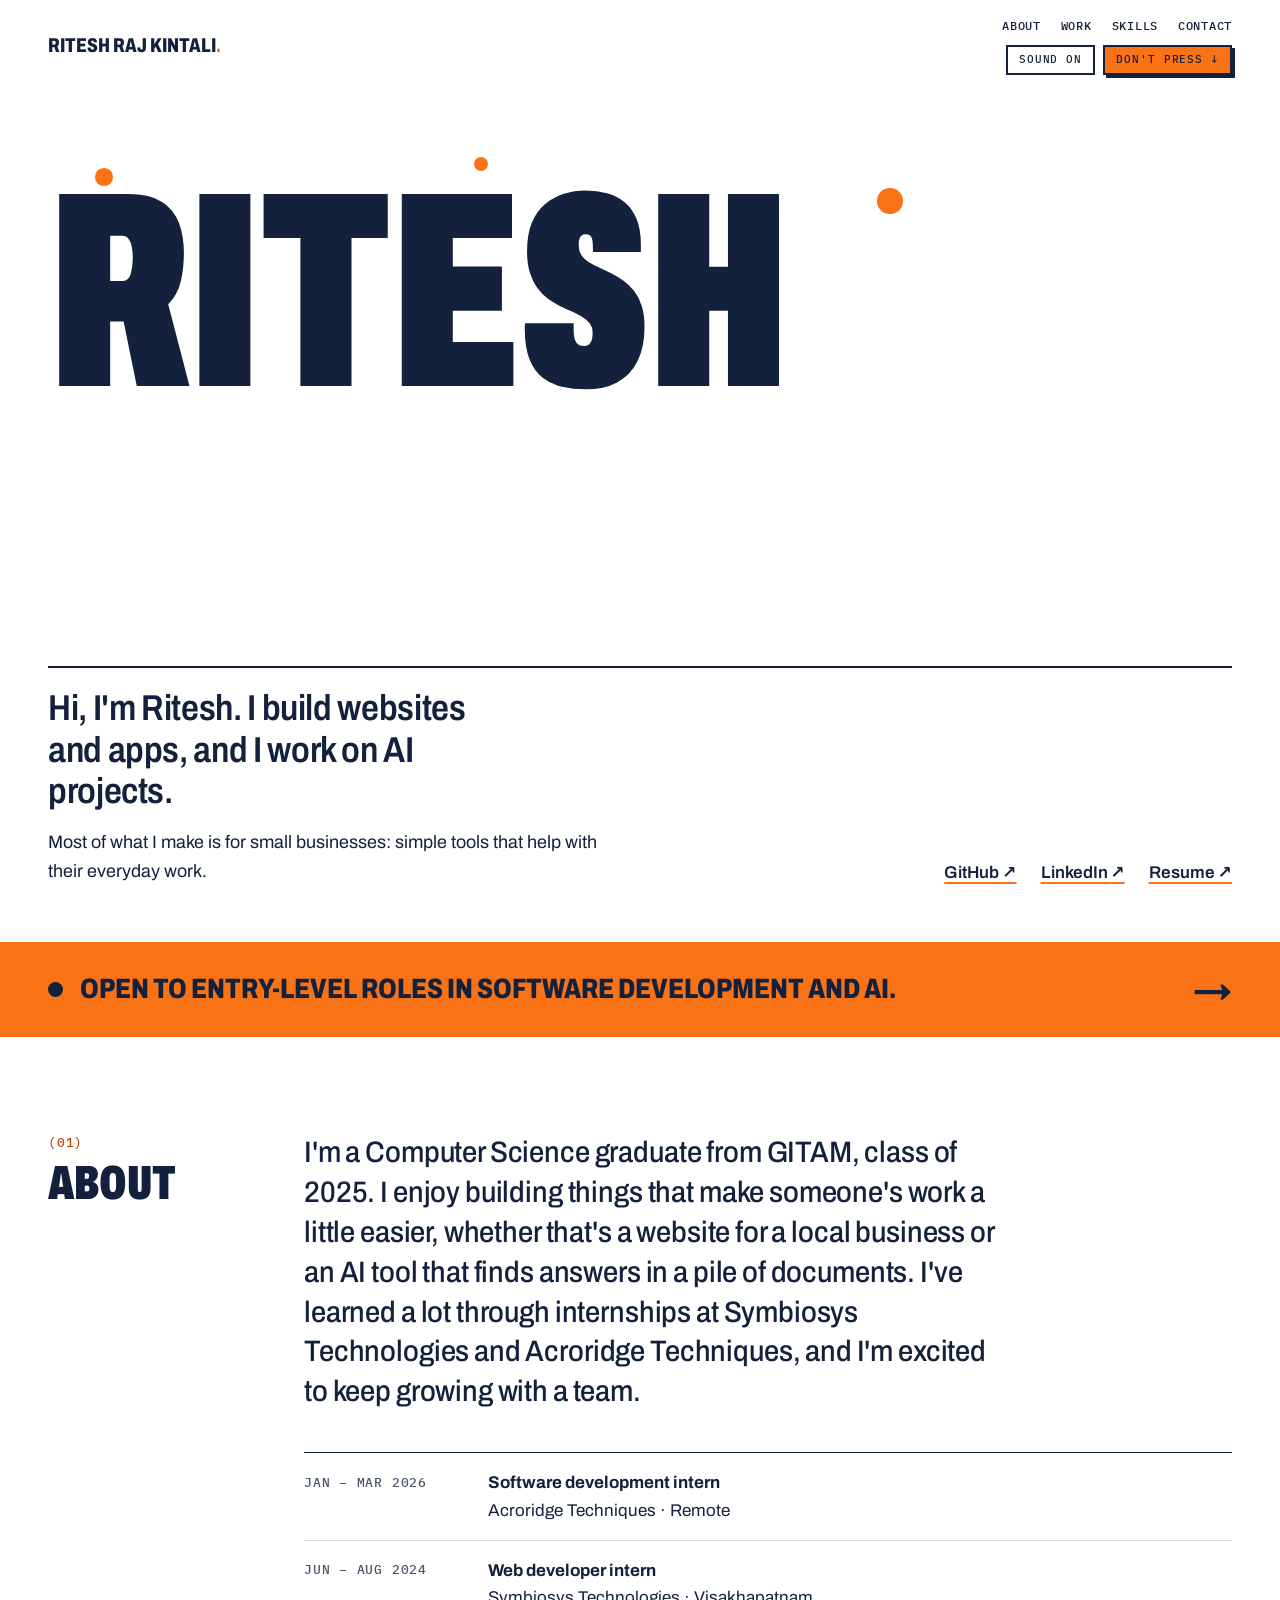
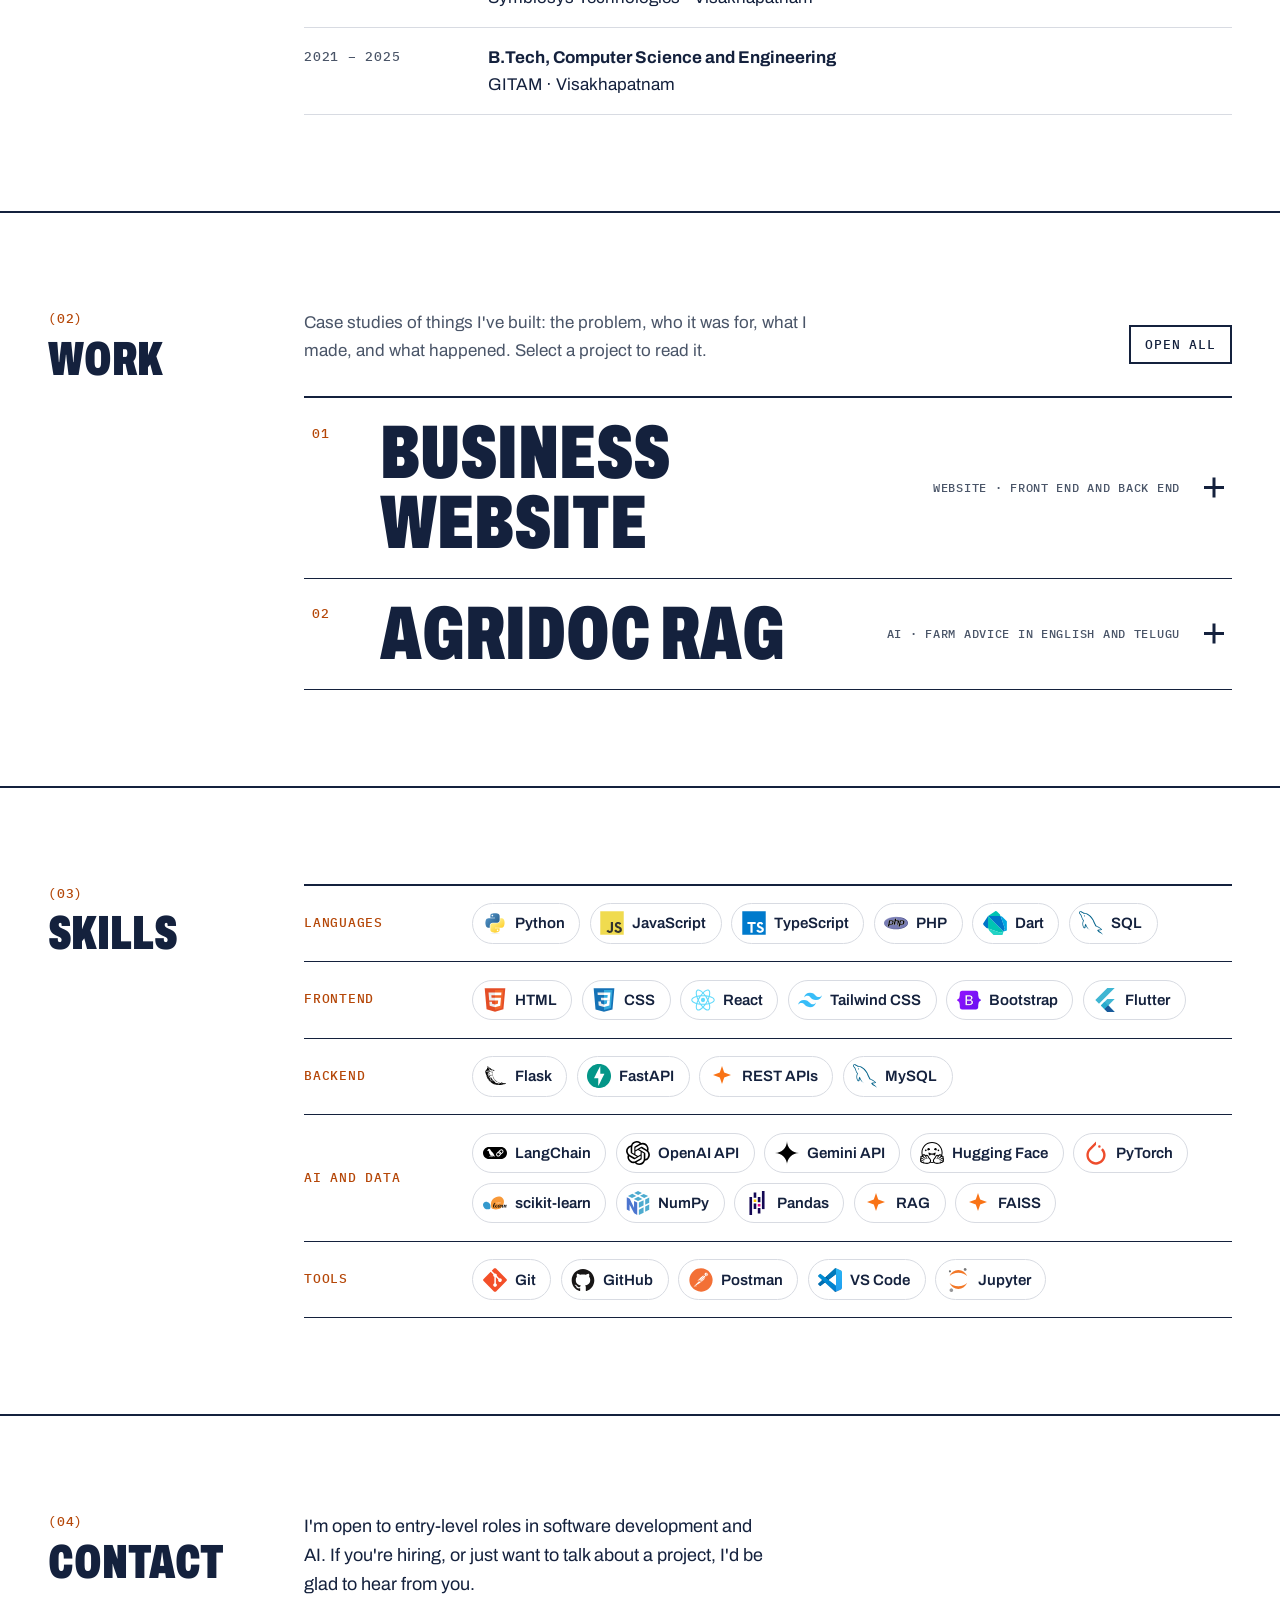
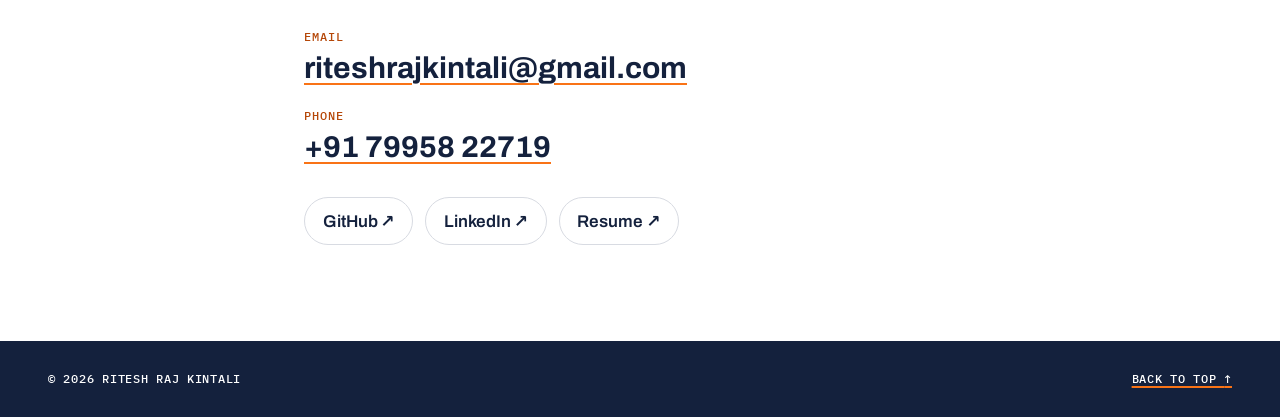
<file: index.html>
<!doctype html>
<html lang="en">
<head>
  <meta charset="utf-8">
  <meta name="viewport" content="width=device-width, initial-scale=1">
  <title>Ritesh Raj Kintali, AI engineer and developer</title>
  <meta name="description" content="Ritesh Raj Kintali is an AI engineer and web and app developer building practical tools for small businesses, including RAG projects. Open to entry-level roles in software development and AI.">
  <link rel="canonical" href="https://riteshrajkintali.vercel.app/">
  <meta property="og:type" content="website">
  <meta property="og:url" content="https://riteshrajkintali.vercel.app/">
  <meta property="og:title" content="Ritesh Raj Kintali, AI engineer and developer">
  <meta property="og:description" content="I build websites, apps and AI tools. Open to entry-level roles in software development and AI.">
  <meta property="og:image" content="https://riteshrajkintali.vercel.app/images/og-image.jpg">
  <meta property="og:image:width" content="1200">
  <meta property="og:image:height" content="630">
  <meta property="og:image:alt" content="Ritesh Raj Kintali's portfolio: his name in large letters with an illustrated character leaning on it.">
  <meta name="twitter:card" content="summary_large_image">
  <link rel="icon" href="data:image/svg+xml,%3Csvg xmlns='http://www.w3.org/2000/svg' viewBox='0 0 32 32'%3E%3Crect width='32' height='32' fill='%2314213D'/%3E%3Ctext x='6' y='25' font-family='Arial Narrow,Arial,sans-serif' font-size='24' font-weight='900' fill='%23fff'%3ER%3C/text%3E%3Ccircle cx='25' cy='22' r='3.5' fill='%23F97316'/%3E%3C/svg%3E">
  <link rel="preconnect" href="https://fonts.googleapis.com">
  <link rel="preconnect" href="https://fonts.gstatic.com" crossorigin>
  <link href="https://fonts.googleapis.com/css2?family=Archivo:wdth,wght@62..125,400..900&family=IBM+Plex+Mono:wght@400;500&display=swap" rel="stylesheet">
  <link rel="stylesheet" href="styles.css?v=14">
  <script>document.documentElement.classList.add('js');</script>
  <script src="transition.js?v=14" defer></script>
  <script src="sounds.js?v=14" defer></script>
  <script src="script.js?v=14" defer></script>
</head>
<body>
  <a class="skip-link" href="#main">Skip to content</a>

  <header class="site-header">
    <div class="wrap header-inner">
      <a class="wordmark" href="#top">Ritesh Raj Kintali<span aria-hidden="true">.</span></a>
      <div class="header-nav">
        <nav aria-label="Primary">
          <ul class="nav-list">
            <li><a href="#about">About</a></li>
            <li><a href="#work">Work</a></li>
            <li><a href="#skills">Skills</a></li>
            <li><a href="#contact">Contact</a></li>
          </ul>
        </nav>
        <!-- Breaks everything on screen into pieces that fall to the floor, drops the
             character on top, then rebuilds the page (script.js) -->
        <div class="header-actions">
          <!-- Turns the character's sound effects on or off (sounds.js) -->
          <button class="sound-btn" type="button" aria-pressed="true">Sound <span class="sound-state" aria-hidden="true">on</span></button>
          <button class="break-btn" type="button">Don't press <span aria-hidden="true">↓</span></button>
        </div>
        <p class="break-status sr-only" aria-live="polite"></p>
      </div>
    </div>
  </header>

  <main id="main">

    <!-- Hero -->
    <section class="hero" id="top" aria-labelledby="hero-name">
      <div class="wrap">
        <div class="hero-stage">
          <!--
            The character, drawn from Ritesh's illustration. While he moonwalks in he sits behind
            the name (passing behind "RITESH"); once he stops he comes in front of it and leans on
            the "H": left arm across its top, hand draping down its front, legs crossed.
            In the viewBox, y=360 is the baseline, x=60 is the right edge of the "H" and y=110 is
            its top (script.js lines these up with the real letter).
          -->
          <svg class="char char-back" viewBox="-20 -25 220 395" aria-hidden="true" focusable="false">
            <ellipse class="h-lean" cx="132" cy="363" rx="64" ry="5" fill="#14213d" opacity="0.14"/>
            <g class="h-walk h-leg h-leg-l"><path d="M100 214 L100 340" stroke="#1e2b4d" stroke-width="30" stroke-linecap="round" fill="none"/><g transform="rotate(0 98 352)"><path d="M78 354 Q78 343 90 343 L104 343 Q118 345 119 354 L119 359 L78 359 Z" fill="#ffffff" stroke="#c9ced8" stroke-width="2.5" stroke-linejoin="round"/><path d="M78 355 L119 355 M92 347 L102 347" stroke="#c9ced8" stroke-width="2.5" stroke-linecap="round"/></g></g>
            <g class="h-walk h-leg h-leg-r"><path d="M134 214 L136 340" stroke="#1e2b4d" stroke-width="30" stroke-linecap="round" fill="none"/><g transform="rotate(0 140 352)"><path d="M120 354 Q120 343 132 343 L146 343 Q160 345 161 354 L161 359 L120 359 Z" fill="#ffffff" stroke="#c9ced8" stroke-width="2.5" stroke-linejoin="round"/><path d="M120 355 L161 355 M134 347 L144 347" stroke="#c9ced8" stroke-width="2.5" stroke-linecap="round"/></g></g>
            <g class="h-lean"><path d="M134 214 Q130 280 120 338" stroke="#1e2b4d" stroke-width="30" stroke-linecap="round" fill="none"/><g transform="rotate(0 118 351)"><path d="M98 353 Q98 342 110 342 L124 342 Q138 344 139 353 L139 358 L98 358 Z" fill="#ffffff" stroke="#c9ced8" stroke-width="2.5" stroke-linejoin="round"/><path d="M98 354 L139 354 M112 346 L122 346" stroke="#c9ced8" stroke-width="2.5" stroke-linecap="round"/></g></g>
            <g class="h-lean"><path d="M98 214 Q112 276 150 324" stroke="#1e2b4d" stroke-width="30" stroke-linecap="round" fill="none"/><path d="M106 240 Q114 270 132 296" stroke="#14213d" stroke-width="2.5" stroke-linecap="round" fill="none" opacity="0.6"/><g transform="rotate(-28 158 340)"><path d="M138 342 Q138 331 150 331 L164 331 Q178 333 179 342 L179 347 L138 347 Z" fill="#ffffff" stroke="#c9ced8" stroke-width="2.5" stroke-linejoin="round"/><path d="M138 343 L179 343 M152 335 L162 335" stroke="#c9ced8" stroke-width="2.5" stroke-linecap="round"/></g></g>
            <rect x="90" y="82" width="20" height="30" fill="#de9466"/>
            <path d="M62 128 Q64 110 86 106 L130 106 Q152 110 156 130 L170 204 L64 210 Z" fill="#f97316"/>
            <path d="M64 202 L170 196 L172 214 L66 220 Z" fill="#ea6a0c"/>
            <path d="M92 210 L94 186 Q96 176 108 176 L138 174 Q150 174 152 184 L156 206" fill="none" stroke="#c2410c" stroke-width="3" stroke-linecap="round" stroke-linejoin="round"/>
            <path d="M150 140 L160 196" stroke="#ea6a0c" stroke-width="3" stroke-linecap="round" opacity="0.7"/>
            <path d="M82 108 Q100 134 124 106 Q114 98 102 98 Q90 98 82 108 Z" fill="#c2410c"/>
            <path d="M78 110 Q100 142 128 108" stroke="#ea6a0c" stroke-width="7" stroke-linecap="round" fill="none"/>
            <path d="M96 118 L95 150 M112 118 L114 150" stroke="#14213d" stroke-width="3" stroke-linecap="round"/>
            <g class="h-walk h-arm h-arm-l"><path d="M70 120 Q58 164 60 196" stroke="#f97316" stroke-width="26" stroke-linecap="round" stroke-linejoin="round" fill="none"/><circle cx="60" cy="196" r="13" fill="#ea6a0c"/><ellipse cx="60" cy="210" rx="10.5" ry="12" transform="rotate(0 60 210)" fill="#f1b48a"/></g>
            <g class="h-walk h-arm h-arm-r"><path d="M152 122 Q166 164 164 196" stroke="#f97316" stroke-width="26" stroke-linecap="round" stroke-linejoin="round" fill="none"/><circle cx="164" cy="196" r="13" fill="#ea6a0c"/><ellipse cx="164" cy="210" rx="10.5" ry="12" transform="rotate(0 164 210)" fill="#f1b48a"/></g>
            <g class="h-lean h-pocket"><path d="M150 122 Q178 150 170 172 L144 190" stroke="#f97316" stroke-width="26" stroke-linecap="round" stroke-linejoin="round" fill="none"/><circle cx="146" cy="189" r="12" fill="#ea6a0c"/></g>
            <g class="h-wave"><path d="M150 122 Q178 114 182 86" stroke="#f97316" stroke-width="26" stroke-linecap="round" stroke-linejoin="round" fill="none"/><circle cx="182" cy="86" r="13" fill="#ea6a0c"/><circle cx="184" cy="76" r="7.5" fill="#111827"/><ellipse cx="185" cy="62" rx="11" ry="14" transform="rotate(0 185 62)" fill="#f1b48a"/><path d="M176.5 54 L173.5 41 M182 50 L180.5 36 M188 50 L189 36 M193.5 54 L196.5 42" stroke="#f1b48a" stroke-width="4.5" stroke-linecap="round"/><path d="M175 68 L165 60" stroke="#f1b48a" stroke-width="5" stroke-linecap="round"/></g>
            <g class="h-lean h-drape"><path d="M74 118 Q40 100 4 102" stroke="#f97316" stroke-width="26" stroke-linecap="round" stroke-linejoin="round" fill="none"/><path d="M4 104 Q12 118 28 126" stroke="#f97316" stroke-width="22" stroke-linecap="round" stroke-linejoin="round" fill="none"/><circle cx="29" cy="126" r="11.5" fill="#ea6a0c"/><ellipse cx="36" cy="142" rx="10" ry="15" transform="rotate(-14 36 142)" fill="#f1b48a"/><path d="M29.5 150 L27.5 160 M34 152.5 L33 163.5 M38.5 153 L38.5 164 M43 150 L43.5 160" stroke="#f1b48a" stroke-width="3.6" stroke-linecap="round"/></g>
            <g class="hurt-only">
              <g transform="rotate(38 17 115)"><rect x="6" y="108" width="22" height="14" rx="3" fill="#ffffff" stroke="#c9ced8" stroke-width="1.5"/><path d="M12 108 L12 122 M19 108 L19 122" stroke="#e5e7eb" stroke-width="1.5"/></g>
              <g transform="rotate(30 126 284)"><rect x="114" y="280" width="24" height="8" rx="3" fill="#f3d2ab" stroke="#d7ae84" stroke-width="1"/><rect x="122" y="272" width="8" height="24" rx="3" fill="#f3d2ab" stroke="#d7ae84" stroke-width="1"/></g>
            </g>
            <g class="h-sad"><path d="M70 120 Q48 160 98 170" stroke="#f97316" stroke-width="24" stroke-linecap="round" stroke-linejoin="round" fill="none"/><path d="M152 122 Q174 160 124 170" stroke="#f97316" stroke-width="24" stroke-linecap="round" stroke-linejoin="round" fill="none"/><ellipse cx="105" cy="166" rx="11" ry="13" fill="#f1b48a"/><ellipse cx="117" cy="166" rx="11" ry="13" fill="#f1b48a"/><path d="M111 156 L111 177" stroke="#de9466" stroke-width="2" stroke-linecap="round"/></g>
            <g class="h-angry"><path d="M70 120 Q34 150 48 176 L78 200" stroke="#f97316" stroke-width="24" stroke-linecap="round" stroke-linejoin="round" fill="none"/><circle cx="82" cy="200" r="11" fill="#f1b48a"/><path d="M152 122 Q190 150 176 176 L146 200" stroke="#f97316" stroke-width="24" stroke-linecap="round" stroke-linejoin="round" fill="none"/><circle cx="142" cy="200" r="11" fill="#f1b48a"/><circle cx="172" cy="188" r="7" fill="#111827"/></g><g class="h-steam h-steam-l"><circle cx="30" cy="10" r="9" fill="#e5e7eb"/><circle cx="22" cy="0" r="7" fill="#e5e7eb"/><circle cx="34" cy="-6" r="6" fill="#e5e7eb"/></g><g class="h-steam h-steam-r"><circle cx="170" cy="10" r="9" fill="#e5e7eb"/><circle cx="178" cy="0" r="7" fill="#e5e7eb"/><circle cx="166" cy="-6" r="6" fill="#e5e7eb"/></g>
            <g class="char-head"><use class="calm-only" href="#rrk-head" x="23" y="-27" width="152" height="142.5"/><use class="angry-only" href="#rrk-head-angry" x="23" y="-27" width="152" height="142.5"/><use class="sad-only" href="#rrk-head-sad" x="23" y="-27" width="152" height="142.5"/><use class="hurt-only" href="#rrk-head-hurt" x="23" y="-27" width="152" height="142.5"/><g class="sad-only h-tears"><path class="h-tear" d="M85 50 Q83 66 86 82 Q88 90 84 96" stroke="#60a5fa" stroke-width="5" stroke-linecap="round" fill="none" opacity="0.85"/><path class="h-tear h-tear-r" d="M112 50 Q114 66 111 82 Q109 90 113 96" stroke="#60a5fa" stroke-width="5" stroke-linecap="round" fill="none" opacity="0.85"/><circle class="h-drop" cx="84" cy="98" r="4" fill="#60a5fa"/><circle class="h-drop h-drop-r" cx="113" cy="98" r="4" fill="#60a5fa"/></g></g>
          </svg>

          <!--
            Intro (script.js): the full name shows first, then the letters of "RAJ" and
            "KINTALI" fall away, "RITESH." grows to fill the width, and the character walks in.
            Without JavaScript the full name simply stays.
          -->
          <h1 class="hero-name" id="hero-name">
            <span class="sr-only">Ritesh Raj Kintali</span>
            <span class="hero-line hero-line-1" aria-hidden="true"><span class="hero-keep">Rites<span class="hero-h">h</span><span class="hero-dot hero-dot-final">.</span><span class="hero-baseline"></span></span><span class="hero-out hero-raj">Raj</span></span>
            <span class="hero-line hero-line-2 hero-out" aria-hidden="true">Kintali<span class="hero-dot">.</span></span>
          </h1>

          <div class="hero-dots" aria-hidden="true">
            <span style="--x: 4%;  --y: 4%;  --s: 1.1rem"></span>
            <span style="--x: 22%; --y: 44%; --s: 0.7rem"></span>
            <span style="--x: 70%; --y: 8%;  --s: 1.6rem"></span>
            <span style="--x: 36%; --y: 2%;  --s: 0.9rem"></span>
          </div>
        </div>

        <div class="hero-row reveal">
          <div class="hero-intro">
            <p class="hero-lede">Hi, I'm Ritesh. I build websites and apps, and I work on AI projects.</p>
            <p class="hero-about">Most of what I make is for small businesses: simple tools that help with their everyday work.</p>
          </div>
          <ul class="hero-links">
            <li><a href="https://github.com/kintali-Ritesh-raj">GitHub <span aria-hidden="true">↗</span></a></li>
            <li><a href="https://www.linkedin.com/in/ritesh-raj-kintali-69a182318/">LinkedIn <span aria-hidden="true">↗</span></a></li>
            <!-- Opens resume.html with the circle transition. PLACEHOLDER: add resume.pdf to the project root -->
            <li><a href="resume.html" data-transition="Opening resume">Resume <span aria-hidden="true">↗</span></a></li>
          </ul>
        </div>
      </div>

      <a class="cta-bar" href="#contact">
        <span class="wrap cta-inner">
          <span><span class="status-dot" aria-hidden="true"></span>Open to entry-level roles in software development and AI.</span>
          <span class="cta-arrow" aria-hidden="true">→</span>
        </span>
      </a>
    </section>

    <!-- 01 About -->
    <section class="section wrap" id="about" data-buddy="Psst! Over here. This is a quick intro about me." data-pose="point" data-side="left" aria-labelledby="about-title">
      <header class="section-head reveal">
        <span class="section-num">(01)</span>
        <h2 id="about-title">About</h2>
      </header>
      <div class="section-body">
        <p class="statement reveal">I'm a Computer Science graduate from GITAM, class of 2025. I enjoy building things that make someone's work a little easier, whether that's a website for a local business or an AI tool that finds answers in a pile of documents. I've learned a lot through internships at Symbiosys Technologies and Acroridge Techniques, and I'm excited to keep growing with a team.</p>
        <dl class="timeline reveal">
          <div>
            <dt>Jan – Mar 2026</dt>
            <dd><strong>Software development intern</strong> Acroridge Techniques · Remote</dd>
          </div>
          <div>
            <dt>Jun – Aug 2024</dt>
            <dd><strong>Web developer intern</strong> Symbiosys Technologies · Visakhapatnam</dd>
          </div>
          <div>
            <dt>2021 – 2025</dt>
            <dd><strong>B.Tech, Computer Science and Engineering</strong> GITAM · Visakhapatnam</dd>
          </div>
        </dl>
      </div>
    </section>

    <!-- 02 Work -->
    <section class="section wrap" id="work" data-buddy="Look! My projects. Click one to read the case study." data-pose="point" data-side="right" aria-labelledby="work-title">
      <header class="section-head reveal">
        <span class="section-num">(02)</span>
        <h2 id="work-title">Work</h2>
      </header>
      <div class="section-body">
        <div class="work-intro reveal">
          <p>Case studies of things I've built: the problem, who it was for, what I made, and what happened. Select a project to read it.</p>
          <button class="work-all" type="button" aria-pressed="false" hidden>Open all</button>
        </div>

        <ol class="work-list">

          <li class="work-item reveal" data-preview-title="Business website" data-preview-meta="HTML · CSS · JavaScript · PHP">
            <h3 class="work-heading">
              <button class="work-toggle" type="button" aria-expanded="false" aria-controls="case-business">
                <span class="work-num">01</span>
                <span class="work-name">Business website</span>
                <span class="work-meta">Website · Front end and back end</span>
                <span class="work-icon" aria-hidden="true"></span>
              </button>
            </h3>
            <div class="work-panel" id="case-business">
              <div class="work-panel-inner">
                <p class="case-role"><span class="label">My role</span> Web developer. I built the whole website myself, from the pages people see to the code behind them, and put it live.</p>
                <p class="case-link"><a href="https://slghk.in">Visit the website <span aria-hidden="true">↗</span></a></p>
                <div class="case-shots">
                  <figure class="case-shot">
                    <a href="images/business-website.jpg" target="_blank" rel="noopener"><img src="images/business-website.jpg" width="800" height="505" loading="lazy" alt="The home page of the business website: a large photo of cleaning staff at work, the heading Professional Cleaning Services in Visakhapatnam, and buttons to get a free quote or chat on WhatsApp."></a>
                    <figcaption>The home page, with quick ways to get a quote, call or chat on WhatsApp.</figcaption>
                  </figure>
                </div>
                <dl class="case-body">
                  <div>
                    <dt>Problem</dt>
                    <dd>The business had been cleaning homes and offices for years, but it had no proper place online. People searching for a cleaning service couldn't see what it offered, look at past work or read reviews, and there was no easy way to ask for a price without calling.</dd>
                  </div>
                  <div>
                    <dt>Who it was for</dt>
                    <dd>A housekeeping and cleaning company in Visakhapatnam. Its customers range from families who want their apartment deep cleaned to offices and factories that need regular housekeeping.</dd>
                  </div>
                  <div>
                    <dt>What I built</dt>
                    <dd>I built the whole website on my own: a home page, pages for each cleaning service, a gallery of real jobs, Google reviews, a strip of client logos, an FAQ and a contact section. Visitors can ask for a free quote through a form, or tap to call or chat on WhatsApp.</dd>
                  </div>
                  <div>
                    <dt>Tools</dt>
                    <dd>
                      <ul class="skill-list skill-list--small">
                        <li><img class="skill-icon" src="images/skills/html5.svg" alt="" width="24" height="24">HTML</li>
                        <li><img class="skill-icon" src="images/skills/css3.svg" alt="" width="24" height="24">CSS</li>
                        <li><img class="skill-icon" src="images/skills/javascript.svg" alt="" width="24" height="24">JavaScript</li>
                        <li><img class="skill-icon" src="images/skills/php.svg" alt="" width="24" height="24">PHP</li>
                        <li><img class="skill-icon" src="images/skills/hostinger.svg" alt="" width="24" height="24">Hostinger</li>
                      </ul>
                    </dd>
                  </div>
                  <div>
                    <dt>Challenges</dt>
                    <dd>Most customers find the site on their phones, so getting every page to look right on small screens took a lot of testing. The gallery has many photos, and I had to make them lighter so the page still loads quickly on mobile data. The quote form was tricky too: making sure each request actually reached the business, and keeping spam out.</dd>
                  </div>
                  <div>
                    <dt>How I built it</dt>
                    <dd>I designed the layout first, then wrote the pages in HTML and styled them with CSS so they work on phones as well as laptops. JavaScript runs the photo slider, the review carousel and the FAQ answers that open and close. The quote form is handled in PHP, which checks what people type and sends their request on to the business. When it was ready, I put it live on Hostinger and connected the domain.</dd>
                  </div>
                  <div>
                    <dt>Result</dt>
                    <dd>The website is live, and the business now has one place to send people. Customers can see the services, check real work and reviews, and ask for a quote in a couple of minutes.</dd>
                  </div>
                </dl>
              </div>
            </div>
          </li>

          <li class="work-item reveal" data-preview-title="AgriDoc RAG" data-preview-meta="Gemma · BGE-M3 · FAISS · Gradio">
            <h3 class="work-heading">
              <button class="work-toggle" type="button" aria-expanded="false" aria-controls="case-rag">
                <span class="work-num">02</span>
                <span class="work-name">AgriDoc RAG</span>
                <span class="work-meta">AI · Farm advice in English and Telugu</span>
                <span class="work-icon" aria-hidden="true"></span>
              </button>
            </h3>
            <div class="work-panel" id="case-rag">
              <div class="work-panel-inner">
                <p class="case-role"><span class="label">My role</span> I built the whole system on my own, from reading the PDFs to the chat app farmers type into.</p>
                <p class="case-link"><a href="https://github.com/kintali-Ritesh-raj/AgriDoc-RAG">View the code on GitHub <span aria-hidden="true">↗</span></a></p>
                <div class="case-shots">
                  <figure class="case-shot">
                    <a href="images/agridoc-chat.jpg" target="_blank" rel="noopener"><img src="images/agridoc-chat.jpg" width="1267" height="868" loading="lazy" alt="The chat tab of the Farmer Advisory System. A farmer's question in Telugu is answered with a likely cause and next steps, and a table on the right lists the PDF pages the answer came from with their scores."></a>
                    <figcaption>The chat tab: a question asked in Telugu, the answer, and the exact PDF pages it was based on.</figcaption>
                  </figure>
                  <figure class="case-shot">
                    <a href="images/agridoc-evaluation.jpg" target="_blank" rel="noopener"><img src="images/agridoc-evaluation.jpg" width="1325" height="895" loading="lazy" alt="The Test and Evaluate tab after a 100-question run. A summary table shows the right document found for 94 of 98 questions, and a list below shows the score for each question."></a>
                    <figcaption>The test tab after a 100-question run, with a score for every question.</figcaption>
                  </figure>
                </div>
                <dl class="case-body">
                  <div>
                    <dt>Problem</dt>
                    <dd>Good farming advice already exists, but it's buried in long government and research PDFs, mostly in English. A farmer who notices yellow leaves on their rice can't dig through hundreds of pages, and a general chatbot will often just guess.</dd>
                  </div>
                  <div>
                    <dt>Who it was for</dt>
                    <dd>Farmers in India growing rice, cotton and chilli, who can ask in English or Telugu. The answers come from more than 30 trusted documents from ICAR, NIPHM, ANGRAU, FAO and ICRISAT.</dd>
                  </div>
                  <div>
                    <dt>What I built</dt>
                    <dd>A question-answering app that only answers from those documents. A farmer describes the problem, the system finds the most useful pages, and a small AI model writes the answer as a likely cause, the symptoms to check, next steps, and a note on how sure it is. Every answer shows the pages it came from, so it can be checked.</dd>
                  </div>
                  <div>
                    <dt>Tools</dt>
                    <dd>
                      <ul class="skill-list skill-list--small">
                        <li><img class="skill-icon" src="images/skills/python.svg" alt="" width="24" height="24">Python</li>
                        <li><img class="skill-icon" src="images/skills/pytorch.svg" alt="" width="24" height="24">PyTorch</li>
                        <li><img class="skill-icon" src="images/skills/huggingface.svg" alt="" width="24" height="24">Hugging Face</li>
                        <li><svg class="skill-icon" viewBox="0 0 24 24" aria-hidden="true" focusable="false"><path d="M12 2l2.2 6.6L21 11l-6.8 2.4L12 20l-2.2-6.6L3 11l6.8-2.4z" fill="#f97316"/></svg>Gemma 3 (1B)</li>
                        <li><svg class="skill-icon" viewBox="0 0 24 24" aria-hidden="true" focusable="false"><path d="M12 2l2.2 6.6L21 11l-6.8 2.4L12 20l-2.2-6.6L3 11l6.8-2.4z" fill="#f97316"/></svg>BGE-M3</li>
                        <li><svg class="skill-icon" viewBox="0 0 24 24" aria-hidden="true" focusable="false"><path d="M12 2l2.2 6.6L21 11l-6.8 2.4L12 20l-2.2-6.6L3 11l6.8-2.4z" fill="#f97316"/></svg>FAISS</li>
                        <li><svg class="skill-icon" viewBox="0 0 24 24" aria-hidden="true" focusable="false"><path d="M12 2l2.2 6.6L21 11l-6.8 2.4L12 20l-2.2-6.6L3 11l6.8-2.4z" fill="#f97316"/></svg>PyMuPDF</li>
                        <li><svg class="skill-icon" viewBox="0 0 24 24" aria-hidden="true" focusable="false"><path d="M12 2l2.2 6.6L21 11l-6.8 2.4L12 20l-2.2-6.6L3 11l6.8-2.4z" fill="#f97316"/></svg>Gradio</li>
                      </ul>
                    </dd>
                  </div>
                  <div>
                    <dt>Challenges</dt>
                    <dd>The first version found pages about the right crop but the wrong problem: any page with the word "yellow" looked like a match. I also had to make everything fit on my laptop's 4 GB graphics card, and handle questions typed in Telugu or in a mix of Telugu and English.</dd>
                  </div>
                  <div>
                    <dt>How I built it</dt>
                    <dd>I pulled the text out of each PDF page by page, split it into short overlapping pieces, and turned each piece into numbers with a multilingual model so similar meanings sit close together. To fix the wrong-problem results, I wrote my own re-ranking step: it looks for the symptom and the part of the plant in the question, such as "yellowing" on "old leaves", and pushes up pages that mention both together. The AI model runs in a compressed form, so the whole system uses about 2.7 GB of graphics memory.</dd>
                  </div>
                  <div>
                    <dt>Result</dt>
                    <dd>I tested it on 100 real-style questions. It found the right document for 94 of 98 questions that had one, made the right call every time on whether to answer or hold back, and scored 62% overall on relevance and on staying true to its sources.</dd>
                  </div>
                </dl>
              </div>
            </div>
          </li>

          <!--
            ADD NEW PROJECTS HERE.
            Copy one of the <li class="work-item"> blocks above, paste it here,
            change the number, the data-preview-* text, and the id / aria-controls
            pair (they must match and be unique).
          -->

        </ol>
      </div>
    </section>

    <!-- 03 Skills -->
    <section class="section wrap" id="skills" data-buddy="Just hanging around. These are the tools I work with." data-pose="wave" data-side="top" aria-labelledby="skills-title">
      <header class="section-head reveal">
        <span class="section-num">(03)</span>
        <h2 id="skills-title">Skills</h2>
      </header>
      <div class="section-body">
        <dl class="skills reveal">
          <div>
            <dt>Languages</dt>
            <dd>
              <ul class="skill-list">
                <li><img class="skill-icon" src="images/skills/python.svg" alt="" width="24" height="24">Python</li>
                <li><img class="skill-icon" src="images/skills/javascript.svg" alt="" width="24" height="24">JavaScript</li>
                <li><img class="skill-icon" src="images/skills/typescript.svg" alt="" width="24" height="24">TypeScript</li>
                <li><img class="skill-icon" src="images/skills/php.svg" alt="" width="24" height="24">PHP</li>
                <li><img class="skill-icon" src="images/skills/dart.svg" alt="" width="24" height="24">Dart</li>
                <li><img class="skill-icon" src="images/skills/mysql.svg" alt="" width="24" height="24">SQL</li>
              </ul>
            </dd>
          </div>
          <div>
            <dt>Frontend</dt>
            <dd>
              <ul class="skill-list">
                <li><img class="skill-icon" src="images/skills/html5.svg" alt="" width="24" height="24">HTML</li>
                <li><img class="skill-icon" src="images/skills/css3.svg" alt="" width="24" height="24">CSS</li>
                <li><img class="skill-icon" src="images/skills/react.svg" alt="" width="24" height="24">React</li>
                <li><img class="skill-icon" src="images/skills/tailwindcss.svg" alt="" width="24" height="24">Tailwind CSS</li>
                <li><img class="skill-icon" src="images/skills/bootstrap.svg" alt="" width="24" height="24">Bootstrap</li>
                <li><img class="skill-icon" src="images/skills/flutter.svg" alt="" width="24" height="24">Flutter</li>
              </ul>
            </dd>
          </div>
          <div>
            <dt>Backend</dt>
            <dd>
              <ul class="skill-list">
                <li><img class="skill-icon" src="images/skills/flask.svg" alt="" width="24" height="24">Flask</li>
                <li><img class="skill-icon" src="images/skills/fastapi.svg" alt="" width="24" height="24">FastAPI</li>
                <li><svg class="skill-icon" viewBox="0 0 24 24" aria-hidden="true" focusable="false"><path d="M12 2l2.2 6.6L21 11l-6.8 2.4L12 20l-2.2-6.6L3 11l6.8-2.4z" fill="#f97316"/></svg>REST APIs</li>
                <li><img class="skill-icon" src="images/skills/mysql.svg" alt="" width="24" height="24">MySQL</li>
              </ul>
            </dd>
          </div>
          <div>
            <dt>AI and data</dt>
            <dd>
              <ul class="skill-list">
                <li><img class="skill-icon" src="images/skills/langchain.svg" alt="" width="24" height="24">LangChain</li>
                <li><img class="skill-icon" src="images/skills/openai.svg" alt="" width="24" height="24">OpenAI API</li>
                <li><img class="skill-icon" src="images/skills/googlegemini.svg" alt="" width="24" height="24">Gemini API</li>
                <li><img class="skill-icon" src="images/skills/huggingface.svg" alt="" width="24" height="24">Hugging Face</li>
                <li><img class="skill-icon" src="images/skills/pytorch.svg" alt="" width="24" height="24">PyTorch</li>
                <li><img class="skill-icon" src="images/skills/scikitlearn.svg" alt="" width="24" height="24">scikit-learn</li>
                <li><img class="skill-icon" src="images/skills/numpy.svg" alt="" width="24" height="24">NumPy</li>
                <li><img class="skill-icon" src="images/skills/pandas.svg" alt="" width="24" height="24">Pandas</li>
                <li><svg class="skill-icon" viewBox="0 0 24 24" aria-hidden="true" focusable="false"><path d="M12 2l2.2 6.6L21 11l-6.8 2.4L12 20l-2.2-6.6L3 11l6.8-2.4z" fill="#f97316"/></svg>RAG</li>
                <li><svg class="skill-icon" viewBox="0 0 24 24" aria-hidden="true" focusable="false"><path d="M12 2l2.2 6.6L21 11l-6.8 2.4L12 20l-2.2-6.6L3 11l6.8-2.4z" fill="#f97316"/></svg>FAISS</li>
              </ul>
            </dd>
          </div>
          <div>
            <dt>Tools</dt>
            <dd>
              <ul class="skill-list">
                <li><img class="skill-icon" src="images/skills/git.svg" alt="" width="24" height="24">Git</li>
                <li><img class="skill-icon" src="images/skills/github.svg" alt="" width="24" height="24">GitHub</li>
                <li><img class="skill-icon" src="images/skills/postman.svg" alt="" width="24" height="24">Postman</li>
                <li><img class="skill-icon" src="images/skills/vscode.svg" alt="" width="24" height="24">VS Code</li>
                <li><img class="skill-icon" src="images/skills/jupyter.svg" alt="" width="24" height="24">Jupyter</li>
              </ul>
            </dd>
          </div>
        </dl>
      </div>
    </section>

    <!-- 04 Contact -->
    <section class="section wrap contact" id="contact" data-buddy="You made it! Say hello, I'd love to hear from you." data-pose="cheer" data-side="bottom" aria-labelledby="contact-title">
      <header class="section-head reveal">
        <span class="section-num">(04)</span>
        <h2 id="contact-title">Contact</h2>
      </header>
      <div class="section-body reveal">
        <p class="contact-lede">I'm open to entry-level roles in software development and AI. If you're hiring, or just want to talk about a project, I'd be glad to hear from you.</p>
        <dl class="contact-details">
          <div>
            <dt>Email</dt>
            <dd><a class="contact-value" href="mailto:riteshrajkintali@gmail.com" data-copy="riteshrajkintali@gmail.com">riteshrajkintali@gmail.com</a><span class="contact-copied" aria-live="polite"></span></dd>
          </div>
          <div>
            <dt>Phone</dt>
            <dd><a class="contact-value" href="tel:+917995822719" data-copy="+91 79958 22719">+91 79958 22719</a><span class="contact-copied" aria-live="polite"></span></dd>
          </div>
        </dl>
        <ul class="contact-links">
          <li><a href="https://github.com/kintali-Ritesh-raj">GitHub <span aria-hidden="true">↗</span></a></li>
          <li><a href="https://www.linkedin.com/in/ritesh-raj-kintali-69a182318/">LinkedIn <span aria-hidden="true">↗</span></a></li>
          <li><a href="resume.html" data-transition="Opening resume">Resume <span aria-hidden="true">↗</span></a></li>
        </ul>
      </div>
    </section>

  </main>

  <footer class="site-footer">
    <div class="wrap footer-inner">
      <p>© <span id="year">2026</span> Ritesh Raj Kintali</p>
      <p><a href="#top">Back to top <span aria-hidden="true">↑</span></a></p>
    </div>
  </footer>

  <!-- Shared head drawing, used by the hero character and the guide -->
  <svg class="svg-defs" aria-hidden="true" focusable="false">
    <symbol id="rrk-head" viewBox="0 0 160 150">
      <ellipse cx="45" cy="82" rx="8" ry="11" fill="#f1b48a"/>
      <ellipse cx="115" cy="82" rx="8" ry="11" fill="#f1b48a"/>
      <ellipse cx="46" cy="83" rx="3.5" ry="6" fill="#de9466"/>
      <ellipse cx="114" cy="83" rx="3.5" ry="6" fill="#de9466"/>
      <path d="M47 72 C47 46 61 34 80 34 C99 34 113 46 113 72 C113 102 99 121 80 121 C61 121 47 102 47 72 Z" fill="#f1b48a"/>
      <path d="M43 80 C36 42 54 20 80 18 C106 16 124 34 119 70 L115 80 C114 64 110 56 104 51 C96 55 86 53 78 47 C71 53 61 57 51 57 C49 64 47 72 46 82 Z" fill="#111827"/>
      <path d="M44 46 C44 24 62 11 86 12 C106 13 120 24 121 42 C116 36 109 33 101 33 C105 28 100 23 93 25 C82 22 60 30 44 46 Z" fill="#111827"/>
      <path d="M50 58 C58 38 86 30 112 44 C100 44 92 48 88 58 C80 49 66 50 50 58 Z" fill="#111827"/>
      <path d="M68 20 C78 15 92 15 102 20 M62 46 C72 39 86 37 98 40" stroke="#374151" stroke-width="3" stroke-linecap="round" fill="none"/>
      <path d="M60 66 Q67 61 74 64 M86 64 Q93 61 100 66" stroke="#111827" stroke-width="4" stroke-linecap="round" fill="none"/>
      <g class="head-eyes">
        <g class="head-pupils">
          <ellipse cx="67" cy="76" rx="3.8" ry="4.8" fill="#1f2937"/>
          <ellipse cx="93" cy="76" rx="3.8" ry="4.8" fill="#1f2937"/>
          <circle cx="68.3" cy="74.4" r="1.2" fill="#ffffff"/>
          <circle cx="94.3" cy="74.4" r="1.2" fill="#ffffff"/>
        </g>
      </g>
      <circle cx="58" cy="92" r="6" fill="#f08b6e" opacity="0.35"/>
      <circle cx="102" cy="92" r="6" fill="#f08b6e" opacity="0.35"/>
      <path d="M80 80 Q76.5 89 82 90" stroke="#de9466" stroke-width="2.5" stroke-linecap="round" fill="none"/>
      <path d="M66 98 Q80 113 94 98 Q80 102 66 98 Z" fill="#7f1d1d"/>
      <path d="M68 99 Q80 103 92 99 L90.5 102 Q80 105.5 69.5 102 Z" fill="#ffffff"/>
    </symbol>
    <!-- Crying face, shown from the fourth "Don't press" crash (class is-sad on <html>) -->
    <symbol id="rrk-head-sad" viewBox="0 0 160 150">
      <ellipse cx="45" cy="82" rx="8" ry="11" fill="#f1b48a"/>
      <ellipse cx="115" cy="82" rx="8" ry="11" fill="#f1b48a"/>
      <ellipse cx="46" cy="83" rx="3.5" ry="6" fill="#de9466"/>
      <ellipse cx="114" cy="83" rx="3.5" ry="6" fill="#de9466"/>
      <path d="M47 72 C47 46 61 34 80 34 C99 34 113 46 113 72 C113 102 99 121 80 121 C61 121 47 102 47 72 Z" fill="#f1b48a"/>
      <path d="M43 80 C36 42 54 20 80 18 C106 16 124 34 119 70 L115 80 C114 64 110 56 104 51 C96 55 86 53 78 47 C71 53 61 57 51 57 C49 64 47 72 46 82 Z" fill="#111827"/>
      <path d="M44 46 C44 24 62 11 86 12 C106 13 120 24 121 42 C116 36 109 33 101 33 C105 28 100 23 93 25 C82 22 60 30 44 46 Z" fill="#111827"/>
      <path d="M50 58 C58 38 86 30 112 44 C100 44 92 48 88 58 C80 49 66 50 50 58 Z" fill="#111827"/>
      <path d="M68 20 C78 15 92 15 102 20 M62 46 C72 39 86 37 98 40" stroke="#374151" stroke-width="3" stroke-linecap="round" fill="none"/>
      <path d="M58 66 Q66 63 74 58 M102 66 Q94 63 86 58" stroke="#111827" stroke-width="4" stroke-linecap="round" fill="none"/>
      <ellipse cx="67" cy="80" rx="7" ry="4" fill="#93c5fd" opacity="0.8"/>
      <ellipse cx="93" cy="80" rx="7" ry="4" fill="#93c5fd" opacity="0.8"/>
      <g class="head-eyes">
        <g class="head-pupils">
          <ellipse cx="67" cy="76" rx="3.8" ry="4.8" fill="#1f2937"/>
          <ellipse cx="93" cy="76" rx="3.8" ry="4.8" fill="#1f2937"/>
          <circle cx="68.3" cy="74.4" r="1.8" fill="#ffffff"/>
          <circle cx="94.3" cy="74.4" r="1.8" fill="#ffffff"/>
        </g>
      </g>
      <circle cx="58" cy="92" r="6" fill="#f87171" opacity="0.45"/>
      <circle cx="102" cy="92" r="6" fill="#f87171" opacity="0.45"/>
      <path d="M80 80 Q76.5 89 82 90" stroke="#de9466" stroke-width="2.5" stroke-linecap="round" fill="none"/>
      <path d="M68 107 Q71 101 75 103 Q80 97 85 103 Q89 101 92 107 Q80 103 68 107 Z" fill="#7f1d1d"/>
          </symbol>
    <!-- Angry face, shown after the "Don't press" crash (class is-angry on <html>) -->
    <symbol id="rrk-head-angry" viewBox="0 0 160 150">
      <ellipse cx="45" cy="82" rx="8" ry="11" fill="#f1b48a"/>
      <ellipse cx="115" cy="82" rx="8" ry="11" fill="#f1b48a"/>
      <ellipse cx="46" cy="83" rx="3.5" ry="6" fill="#de9466"/>
      <ellipse cx="114" cy="83" rx="3.5" ry="6" fill="#de9466"/>
      <path d="M47 72 C47 46 61 34 80 34 C99 34 113 46 113 72 C113 102 99 121 80 121 C61 121 47 102 47 72 Z" fill="#f1b48a"/>
      <path d="M43 80 C36 42 54 20 80 18 C106 16 124 34 119 70 L115 80 C114 64 110 56 104 51 C96 55 86 53 78 47 C71 53 61 57 51 57 C49 64 47 72 46 82 Z" fill="#111827"/>
      <path d="M44 46 C44 24 62 11 86 12 C106 13 120 24 121 42 C116 36 109 33 101 33 C105 28 100 23 93 25 C82 22 60 30 44 46 Z" fill="#111827"/>
      <path d="M50 58 C58 38 86 30 112 44 C100 44 92 48 88 58 C80 49 66 50 50 58 Z" fill="#111827"/>
      <path d="M68 20 C78 15 92 15 102 20 M62 46 C72 39 86 37 98 40" stroke="#374151" stroke-width="3" stroke-linecap="round" fill="none"/>
      <path d="M57 59 L75 68 M103 59 L85 68" stroke="#111827" stroke-width="5" stroke-linecap="round" fill="none"/>
      <g class="head-eyes">
        <g class="head-pupils">
          <ellipse cx="67" cy="77" rx="3.8" ry="3.4" fill="#1f2937"/>
          <ellipse cx="93" cy="77" rx="3.8" ry="3.4" fill="#1f2937"/>
          <circle cx="68.3" cy="74.4" r="1.2" fill="#ffffff"/>
          <circle cx="94.3" cy="74.4" r="1.2" fill="#ffffff"/>
        </g>
      </g>
      <circle cx="58" cy="92" r="6" fill="#ef4444" opacity="0.5"/>
      <circle cx="102" cy="92" r="6" fill="#ef4444" opacity="0.5"/>
      <path d="M80 80 Q76.5 89 82 90" stroke="#de9466" stroke-width="2.5" stroke-linecap="round" fill="none"/>
      <path d="M67 105 Q80 94 93 105 Q80 100 67 105 Z" fill="#7f1d1d"/>
            <path d="M47 72 C47 46 61 34 80 34 C99 34 113 46 113 72 C113 102 99 121 80 121 C61 121 47 102 47 72 Z" fill="#ef4444" opacity="0.12"/>
      <path d="M100 24 Q105 29 100 34 M114 24 Q109 29 114 34 M101 22 Q107 27 113 22 M101 36 Q107 31 113 36" stroke="#dc2626" stroke-width="3.2" stroke-linecap="round" fill="none"/>
    </symbol>
    <!-- Injuries drawn on the same grid as rrk-head. Placed over each head with a <use class="hurt-only">,
         shown after the "Don't press" crash (class is-hurt on <html>) until the page is reloaded. -->
    <symbol id="rrk-head-hurt" viewBox="0 0 160 150">
        <ellipse cx="67" cy="82" rx="10" ry="6.5" fill="#7c3aed" opacity="0.22"/>
        <path d="M43 52 Q80 33 119 45 L120 58 Q80 46 44 65 Z" fill="#ffffff" stroke="#c9ced8" stroke-width="1.5" stroke-linejoin="round"/>
        <path d="M54 52 L57 60 M66 46 L68 54 M100 43 L101 51" stroke="#e5e7eb" stroke-width="1.5" stroke-linecap="round"/>
        <path d="M118 48 L132 40 L131 54 Z M119 55 L133 60 L122 65 Z" fill="#ffffff" stroke="#c9ced8" stroke-width="1.5" stroke-linejoin="round"/>
        <g transform="rotate(-24 103 92)">
          <rect x="91" y="88.5" width="24" height="8" rx="3" fill="#f3d2ab" stroke="#d7ae84" stroke-width="1"/>
          <rect x="99" y="80.5" width="8" height="24" rx="3" fill="#f3d2ab" stroke="#d7ae84" stroke-width="1"/>
        </g>
    </symbol>
  </svg>

  <!-- Guide: once the hero is out of view he plays hide-and-seek. He ducks out while you
       scroll, then sneaks back in from the side each section names in data-side
       (left, right, top or bottom) and points at it. -->
  <button class="guide" type="button" aria-label="Back to top" data-pose="point" data-side="left">
    <span class="guide-bubble" aria-hidden="true"></span>
    <span class="guide-figure">
      <svg viewBox="0 0 180 300" aria-hidden="true" focusable="false">
        <path class="g-rope" d="M60 288 L80 270 L100 288 M80 270 L80 1400" stroke="#14213d" stroke-width="3" stroke-linecap="round" fill="none"/>
        <ellipse class="g-shadow" cx="80" cy="294" rx="44" ry="6" fill="#14213d" opacity="0.12"/>
        <g class="g-leg g-leg-l">
          <path d="M46 212 L79 212 L74 280 L53 280 Z" fill="#1e2b4d"/>
          <path d="M62 222 L60 278" stroke="#14213d" stroke-width="2" opacity="0.6"/>
          <path d="M42 286 Q42 276 53 276 L73 276 Q78 276 78 282 L78 292 L42 292 Z" fill="#ffffff" stroke="#c9ced8" stroke-width="2" stroke-linejoin="round"/>
          <path d="M42 288 L78 288 M56 280 L66 280" stroke="#c9ced8" stroke-width="2" stroke-linecap="round"/>
        </g>
        <g class="g-leg g-leg-r">
          <path d="M81 212 L114 212 L107 280 L86 280 Z" fill="#1e2b4d"/>
          <path d="M98 222 L100 278" stroke="#14213d" stroke-width="2" opacity="0.6"/>
          <path d="M82 282 Q82 276 87 276 L107 276 Q118 276 118 286 L118 292 L82 292 Z" fill="#ffffff" stroke="#c9ced8" stroke-width="2" stroke-linejoin="round"/>
          <path d="M82 288 L118 288 M94 280 L104 280" stroke="#c9ced8" stroke-width="2" stroke-linecap="round"/>
        </g>
        <rect x="72" y="110" width="16" height="24" fill="#de9466"/>
        <path d="M38 150 Q40 132 60 128 L100 128 Q120 132 122 150 L125 206 L35 206 Z" fill="#f97316"/>
        <rect x="35" y="200" width="90" height="15" rx="5" fill="#ea6a0c"/>
        <path d="M44 156 L46 196 M116 156 L114 196" stroke="#ea6a0c" stroke-width="3" stroke-linecap="round"/>
        <path d="M54 202 L56 184 Q58 172 68 172 L92 172 Q102 172 104 184 L106 202" fill="none" stroke="#c2410c" stroke-width="2.5" stroke-linecap="round" stroke-linejoin="round"/>
        <path d="M56 128 Q80 160 104 128 Q96 120 80 120 Q64 120 56 128 Z" fill="#c2410c"/>
        <path d="M52 130 Q80 166 108 130" stroke="#ea6a0c" stroke-width="6" stroke-linecap="round" fill="none"/>
        <path d="M72 142 L71 170 M88 142 L89 170" stroke="#14213d" stroke-width="2.5" stroke-linecap="round"/>
        <rect x="69.5" y="169" width="3" height="6" rx="1" fill="#14213d"/>
        <rect x="87.5" y="169" width="3" height="6" rx="1" fill="#14213d"/>
        <g class="g-pose g-arm g-arm-l g-arm-l-down">
<path d="M44 140 Q34 168 36 196" stroke="#f97316" stroke-width="20" stroke-linecap="round" stroke-linejoin="round" fill="none"/>
<circle cx="36" cy="196" r="11.0" fill="#ea6a0c"/>
<ellipse cx="35" cy="210" rx="9.0" ry="10.4" fill="#f1b48a"/>
</g>
        <g class="g-pose g-arm g-arm-r g-arm-r-down">
<path d="M116 140 Q126 168 124 196" stroke="#f97316" stroke-width="20" stroke-linecap="round" stroke-linejoin="round" fill="none"/>
<circle cx="124" cy="196" r="11.0" fill="#ea6a0c"/>
<circle cx="124.5" cy="203.0" r="7.199999999999999" fill="#111827"/>
<ellipse cx="125" cy="210" rx="9.0" ry="10.4" fill="#f1b48a"/>
</g>
        <g class="g-pose g-arm-r-wave">
<path d="M116 140 Q140 136 141 112 L142 96" stroke="#f97316" stroke-width="20" stroke-linecap="round" stroke-linejoin="round" fill="none"/>
<circle cx="142" cy="96" r="11.0" fill="#ea6a0c"/>
<circle cx="142.5" cy="88.0" r="7.199999999999999" fill="#111827"/>
<ellipse cx="143" cy="80" rx="9.6" ry="12.4" fill="#f1b48a"/>
<path d="M137.5 72.0 L136.1 64.0" stroke="#f1b48a" stroke-width="4.0" stroke-linecap="round"/>
<path d="M141.2 72.0 L140.8 61.0" stroke="#f1b48a" stroke-width="4.0" stroke-linecap="round"/>
<path d="M144.8 72.0 L145.2 61.0" stroke="#f1b48a" stroke-width="4.0" stroke-linecap="round"/>
<path d="M148.5 72.0 L149.9 64.0" stroke="#f1b48a" stroke-width="4.0" stroke-linecap="round"/>
<path d="M135.0 82.0 L128.0 76.0" stroke="#f1b48a" stroke-width="4.4" stroke-linecap="round"/>
</g>
        <g class="g-pose g-arm-r-point">
<path d="M116 140 Q134 136 150 130" stroke="#f97316" stroke-width="20" stroke-linecap="round" stroke-linejoin="round" fill="none"/>
<circle cx="150" cy="130" r="11.0" fill="#ea6a0c"/>
<circle cx="155.0" cy="129.0" r="7.199999999999999" fill="#111827"/>
<ellipse cx="160" cy="128" rx="9.0" ry="10.4" fill="#f1b48a"/>
<path d="M166 127 L177 125" stroke="#f1b48a" stroke-width="5" stroke-linecap="round"/>
</g>
        <g class="g-pose g-arm-l-hip">
<path d="M44 140 Q18 156 30 178" stroke="#f97316" stroke-width="20" stroke-linecap="round" stroke-linejoin="round" fill="none"/>
<circle cx="30" cy="178" r="11.0" fill="#ea6a0c"/>
<ellipse cx="40" cy="182" rx="9.0" ry="10.4" fill="#f1b48a"/>
</g>
        <g class="g-pose g-arm-l-up">
<path d="M44 140 Q30 118 30 96" stroke="#f97316" stroke-width="20" stroke-linecap="round" stroke-linejoin="round" fill="none"/>
<circle cx="30" cy="96" r="11.0" fill="#ea6a0c"/>
<ellipse cx="29" cy="80" rx="9.6" ry="12.4" fill="#f1b48a"/>
<path d="M23.5 72.0 L22.1 64.0" stroke="#f1b48a" stroke-width="4.0" stroke-linecap="round"/>
<path d="M27.2 72.0 L26.8 61.0" stroke="#f1b48a" stroke-width="4.0" stroke-linecap="round"/>
<path d="M30.8 72.0 L31.2 61.0" stroke="#f1b48a" stroke-width="4.0" stroke-linecap="round"/>
<path d="M34.5 72.0 L35.9 64.0" stroke="#f1b48a" stroke-width="4.0" stroke-linecap="round"/>
<path d="M21.0 82.0 L14.0 76.0" stroke="#f1b48a" stroke-width="4.4" stroke-linecap="round"/>
</g>
        <g class="g-pose g-arm-r-up">
<path d="M116 140 Q130 118 130 96" stroke="#f97316" stroke-width="20" stroke-linecap="round" stroke-linejoin="round" fill="none"/>
<circle cx="130" cy="96" r="11.0" fill="#ea6a0c"/>
<circle cx="130.5" cy="88.0" r="7.199999999999999" fill="#111827"/>
<ellipse cx="131" cy="80" rx="9.6" ry="12.4" fill="#f1b48a"/>
<path d="M125.5 72.0 L124.1 64.0" stroke="#f1b48a" stroke-width="4.0" stroke-linecap="round"/>
<path d="M129.2 72.0 L128.8 61.0" stroke="#f1b48a" stroke-width="4.0" stroke-linecap="round"/>
<path d="M132.8 72.0 L133.2 61.0" stroke="#f1b48a" stroke-width="4.0" stroke-linecap="round"/>
<path d="M136.5 72.0 L137.9 64.0" stroke="#f1b48a" stroke-width="4.0" stroke-linecap="round"/>
<path d="M123.0 82.0 L116.0 76.0" stroke="#f1b48a" stroke-width="4.4" stroke-linecap="round"/>
</g>
        <g class="g-head">
          <use href="#rrk-head" x="0" y="-6" width="160" height="150"/>
          <use class="hurt-only" href="#rrk-head-hurt" x="0" y="-6" width="160" height="150"/>
        </g>
      </svg>
    </span>
  </button>

  <!-- Bike rider: when the reader stops scrolling for a few seconds (and the hero is out of
       view), the character rides a bicycle across the bottom of the screen (script.js). -->
  <div class="rider" aria-hidden="true">
    <span class="rider-bubble"></span>
    <span class="rider-body">
        <svg viewBox="50 -6 200 212" aria-hidden="true" focusable="false">
        <ellipse cx="146" cy="196" rx="98" ry="3" fill="#14213d" opacity="0.14"/>
        <path class="r-arm-far" d="M134 164 L134 177" stroke="#14213d" stroke-width="3.5" stroke-linecap="round"/>
        <rect class="r-pedal-far" x="128" y="175" width="12" height="4" rx="1.5" fill="#14213d"/>
        <g class="r-leg-far"><path class="r-leg-line" d="M110 100 L139 128 L130 167" stroke="#16203b" stroke-width="11" stroke-linecap="round" stroke-linejoin="round" fill="none"/><g class="r-shoe" transform="translate(130 167)"><path d="M-5 5 Q-5 -1 1 -1 L9 1 Q14 1 14 5 L14 8 L-5 8 Z" fill="#e5e7eb" stroke="#c9ced8" stroke-width="1.2" stroke-linejoin="round"/><path d="M-5 6.5 L14 6.5" stroke="#c9ced8" stroke-width="1.2"/></g></g>
        <path d="M134 60 Q160 80 181 92" stroke="#c2410c" stroke-width="9" stroke-linecap="round" fill="none"/>
        <g transform="translate(86 160)"><circle r="34" fill="none" stroke="#111827" stroke-width="6"/><circle r="30" fill="none" stroke="#9ca3af" stroke-width="1.6"/><g class="r-spokes"><circle r="30" fill="none"/><path d="M0 0 L29.0 0.0 M0 0 L25.1 14.5 M0 0 L14.5 25.1 M0 0 L0.0 29.0 M0 0 L-14.5 25.1 M0 0 L-25.1 14.5 M0 0 L-29.0 0.0 M0 0 L-25.1 -14.5 M0 0 L-14.5 -25.1 M0 0 L-0.0 -29.0 M0 0 L14.5 -25.1 M0 0 L25.1 -14.5" stroke="#c4c9d2" stroke-width="0.9"/><rect x="-3" y="-25" width="6" height="11" rx="3" fill="#f97316" transform="rotate(35)"/></g><circle r="3.5" fill="#14213d"/></g>
        <g transform="translate(204 160)"><circle r="34" fill="none" stroke="#111827" stroke-width="6"/><circle r="30" fill="none" stroke="#9ca3af" stroke-width="1.6"/><g class="r-spokes"><circle r="30" fill="none"/><path d="M0 0 L29.0 0.0 M0 0 L25.1 14.5 M0 0 L14.5 25.1 M0 0 L0.0 29.0 M0 0 L-14.5 25.1 M0 0 L-25.1 14.5 M0 0 L-29.0 0.0 M0 0 L-25.1 -14.5 M0 0 L-14.5 -25.1 M0 0 L-0.0 -29.0 M0 0 L14.5 -25.1 M0 0 L25.1 -14.5" stroke="#c4c9d2" stroke-width="0.9"/><rect x="-3" y="-25" width="6" height="11" rx="3" fill="#f97316" transform="rotate(35)"/></g><circle r="3.5" fill="#14213d"/></g>
        <path d="M86 156.5 L134 157 M86 163.5 L134 171" stroke="#374151" stroke-width="1.6" stroke-linecap="round"/>
        <circle cx="134" cy="164" r="8" fill="none" stroke="#14213d" stroke-width="2.4"/>
        <path d="M86 160 L134 164 M86 160 L113 113 M134 164 L111 104 M113 113 L176 106 M134 164 L177 113 M178 108 L204 160" stroke="#f97316" stroke-width="5" stroke-linecap="round" stroke-linejoin="round" fill="none"/>
        <path d="M176 104 L180 118" stroke="#ea6a0c" stroke-width="6.5" stroke-linecap="round"/>
        <path d="M98 102 Q108 97 120 101 Q110 106 98 104 Z" fill="#111827"/>
        <path d="M177 105 L181 95" stroke="#14213d" stroke-width="3.5" stroke-linecap="round"/>
        <path d="M174 96 L194 92" stroke="#111827" stroke-width="4" stroke-linecap="round"/>
        <path d="M190 93 Q200 104 190 116" stroke="#111827" stroke-width="1" fill="none"/>
        <path class="r-arm-near" d="M134 164 L134 151" stroke="#14213d" stroke-width="3.5" stroke-linecap="round"/>
        <rect class="r-pedal-near" x="128" y="149" width="12" height="4" rx="1.5" fill="#14213d"/>
        <path d="M90 62 Q88 47 103 45 L120 48 Q123 66 119 86 Q103 92 93 85 Z" fill="#1e2b4d"/>
        <path d="M95 60 Q104 56 116 60" stroke="#2a3a63" stroke-width="2.5" stroke-linecap="round" fill="none"/>
        <rect x="139" y="34" width="9" height="16" rx="2" fill="#de9466"/>
        <path d="M117 52 Q140 40 154 54 L150 72 L130 100 L106 104 Q99 78 117 52 Z" fill="#f97316"/>
        <path d="M120 50 Q130 40 142 44" stroke="#ea6a0c" stroke-width="6" stroke-linecap="round" fill="none"/>
        <path d="M106 98 L130 96 L129 104 L106 106 Z" fill="#ea6a0c"/>
        <path d="M144 52 L143 66 M149 54 L149 66" stroke="#14213d" stroke-width="1.4" stroke-linecap="round"/>
        <path d="M121 50 Q130 64 128 82" stroke="#1e2b4d" stroke-width="3.5" stroke-linecap="round" fill="none"/>
        <g class="r-leg-near"><path class="r-leg-line" d="M110 100 L148 112 L130 141" stroke="#1e2b4d" stroke-width="11" stroke-linecap="round" stroke-linejoin="round" fill="none"/><g class="r-shoe" transform="translate(130 141)"><path d="M-5 5 Q-5 -1 1 -1 L9 1 Q14 1 14 5 L14 8 L-5 8 Z" fill="#ffffff" stroke="#c9ced8" stroke-width="1.2" stroke-linejoin="round"/><path d="M-5 6.5 L14 6.5" stroke="#c9ced8" stroke-width="1.2"/></g></g>
        <path d="M141 58 Q160 76 184 91" stroke="#f97316" stroke-width="9.5" stroke-linecap="round" fill="none"/>
        <circle cx="180" cy="89" r="5" fill="#ea6a0c"/>
        <ellipse cx="187" cy="92" rx="5.5" ry="4.5" fill="#f1b48a"/>
        <g class="r-head"><use class="calm-only" href="#rrk-head" x="110" y="-1" width="68" height="64"/><use class="angry-only" href="#rrk-head-angry" x="110" y="-1" width="68" height="64"/><use class="sad-only" href="#rrk-head-sad" x="110" y="-1" width="68" height="64"/><use class="hurt-only" href="#rrk-head-hurt" x="110" y="-1" width="68" height="64"/></g>
        </svg>
    </span>
  </div>

  <!-- Helicopter: when the reader stops scrolling (taking turns with the bike ride), the
       character flies a helicopter across the page towing a banner, slowing to hover in
       the middle while its searchlight sweeps the page (script.js moves it) -->
  <div class="heli" aria-hidden="true">
    <svg viewBox="0 0 300 190" aria-hidden="true" focusable="false">
      <defs>
        <linearGradient id="heli-beam" x1="0" y1="0" x2="0" y2="1">
          <stop offset="0" stop-color="#fff3c4" stop-opacity="0.7"/>
          <stop offset="1" stop-color="#fff3c4" stop-opacity="0"/>
        </linearGradient>
        <clipPath id="heli-window"><path d="M77 98 Q79 57 132 53 L152 53 L152 100 Z"/></clipPath>
      </defs>
      <polygon class="heli-light" points="84,142 -70,470 110,490" fill="url(#heli-beam)"/>
      <path class="heli-rope" d="M232 166 Q270 172 300 182" stroke="#14213d" stroke-width="2" fill="none"/>
      <path d="M215 92 L292 79 L292 92 L215 113 Z" fill="#ea6a0c" stroke="#14213d" stroke-width="3" stroke-linejoin="round"/>
      <path d="M281 82 L294 50 L304 52 L299 90 Z" fill="#f97316" stroke="#14213d" stroke-width="3" stroke-linejoin="round"/>
      <g transform="translate(293 71)"><g class="heli-tail"><circle r="15" fill="#14213d" opacity="0.12"/><path d="M-15 0 L15 0 M0 -15 L0 15" stroke="#14213d" stroke-width="3" stroke-linecap="round"/></g><circle r="3" fill="#14213d"/></g>
      <path d="M110 140 L100 166 M190 140 L200 166" stroke="#14213d" stroke-width="5" stroke-linecap="round"/>
      <path d="M52 157 Q57 166 70 166 L236 166" stroke="#14213d" stroke-width="5" stroke-linecap="round" fill="none"/>
      <path d="M70 100 Q70 47 140 44 L200 44 Q237 46 237 92 Q237 137 190 140 L110 140 Q70 138 70 100 Z" fill="#f97316" stroke="#14213d" stroke-width="4" stroke-linejoin="round"/>
      <path d="M74 120 Q150 126 234 108" stroke="#14213d" stroke-width="4" fill="none"/>
      <path d="M168 56 L168 136 M168 96 L200 96" stroke="#c2410c" stroke-width="2.5" stroke-linecap="round" fill="none"/>
      <g clip-path="url(#heli-window)">
        <rect x="70" y="45" width="90" height="60" fill="#dbeafe"/>
        <g class="heli-pilot"><use class="calm-only" href="#rrk-head" x="86" y="48" width="66" height="62"/><use class="angry-only" href="#rrk-head-angry" x="86" y="48" width="66" height="62"/><use class="sad-only" href="#rrk-head-sad" x="86" y="48" width="66" height="62"/><use class="hurt-only" href="#rrk-head-hurt" x="86" y="48" width="66" height="62"/></g>
      </g>
      <path d="M77 98 Q79 57 132 53 L152 53 L152 100 Z" fill="#bfdbfe" fill-opacity="0.28" stroke="#14213d" stroke-width="3" stroke-linejoin="round"/>
      <path d="M86 84 Q90 66 112 61" stroke="#ffffff" stroke-width="4" stroke-linecap="round" opacity="0.8" fill="none"/>
      <circle cx="84" cy="139" r="6" fill="#fde68a" stroke="#14213d" stroke-width="2.5"/>
      <rect x="155" y="22" width="10" height="23" rx="2" fill="#14213d"/>
      <ellipse cx="160" cy="22" rx="142" ry="6" fill="#14213d" opacity="0.12"/>
      <rect class="heli-blade" x="18" y="19" width="284" height="6" rx="3" fill="#14213d"/>
      <circle cx="160" cy="22" r="5" fill="#f97316" stroke="#14213d" stroke-width="2"/>
    </svg>
    <span class="heli-banner">Open to work</span>
  </div>

  <!-- Hover preview for the work index (desktop pointers only, filled by script.js) -->
  <div class="preview" aria-hidden="true">
    <p class="preview-label">Preview</p>
    <p class="preview-title"></p>
    <p class="preview-meta"></p>
    <p class="preview-hint"></p>
  </div>
</body>
</html>
</file>
<file: styles.css>
/* ------------------------------------------------------------
   Tokens
   Orange #F97316 is for fills and decoration. Navy text on it is 5.7:1.
   Use --orange-text for any orange text on white.
------------------------------------------------------------ */
:root {
  --navy: #14213d;
  --navy-soft: #2a3a63;
  --paper: #ffffff;
  --paper-tint: #f6f4ef;
  --muted: #4a5568;
  --rule: #d8dbe2;
  --orange: #f97316;
  --orange-text: #b54708;

  --font-display: "Archivo", "Arial Narrow", "Helvetica Neue", Arial, sans-serif;
  --font-body: "Archivo", system-ui, -apple-system, "Segoe UI", sans-serif;
  --font-mono: "IBM Plex Mono", ui-monospace, "Cascadia Mono", Consolas, monospace;

  --gutter: clamp(1rem, 4vw, 3rem);
  --max: 80rem;
  --ease: cubic-bezier(0.2, 0.7, 0.2, 1);
}

/* ------------------------------------------------------------
   Base
------------------------------------------------------------ */
*,
*::before,
*::after {
  box-sizing: border-box;
}

html {
  -webkit-text-size-adjust: 100%;
}

@media (prefers-reduced-motion: no-preference) {
  html {
    scroll-behavior: smooth;
  }
}

body {
  margin: 0;
  background: var(--paper);
  color: var(--navy);
  font-family: var(--font-body);
  font-size: 1.0625rem;
  line-height: 1.6;
  overflow-x: hidden;
}

h1,
h2,
h3,
p,
ul,
ol,
dl,
dd {
  margin: 0;
}

ul,
ol {
  padding: 0;
  list-style: none;
}

a {
  color: inherit;
  text-decoration: underline;
  text-decoration-color: var(--orange);
  text-decoration-thickness: 2px;
  text-underline-offset: 0.22em;
  transition: color 200ms ease, text-decoration-color 200ms ease;
}

a:hover {
  color: var(--orange-text);
}

:focus-visible {
  outline: 3px solid var(--orange-text);
  outline-offset: 3px;
}

.wrap {
  width: 100%;
  max-width: var(--max);
  margin-inline: auto;
  padding-inline: var(--gutter);
}

.skip-link {
  position: absolute;
  left: 1rem;
  top: -3rem;
  z-index: 30;
  padding: 0.5rem 1rem;
  background: var(--navy);
  color: var(--paper);
}

.skip-link:focus {
  top: 1rem;
}

.label,
.section-num,
.nav-list,
.work-num,
.work-meta,
dt,
.preview-label,
.preview-hint,
.work-all,
.site-footer {
  font-family: var(--font-mono);
  font-size: 0.8125rem;
  font-weight: 500;
  letter-spacing: 0.06em;
  text-transform: uppercase;
}

/* ------------------------------------------------------------
   Header
------------------------------------------------------------ */
.header-inner {
  display: flex;
  align-items: center;
  justify-content: space-between;
  gap: 1rem;
  padding-block: 1rem;
}

.header-inner {
  flex-wrap: wrap;
}

.wordmark {
  font-family: var(--font-display);
  font-size: clamp(1rem, 2.5vw, 1.25rem);
  font-weight: 800;
  font-stretch: 75%;
  text-transform: uppercase;
  text-decoration: none;
}

.wordmark span,
.hero-dot {
  color: var(--orange);
}

.nav-list {
  display: flex;
  flex-wrap: wrap;
  gap: 0.25rem 1.25rem;
  font-size: 0.75rem;
}

.nav-list a {
  text-decoration-color: transparent;
}

.nav-list a:hover {
  color: var(--navy);
  text-decoration-color: var(--orange);
}

/* ------------------------------------------------------------
   Hero
------------------------------------------------------------ */
.hero {
  padding-top: clamp(1.5rem, 5vw, 3.5rem);
}

.hero-stage {
  position: relative;
  padding-block: clamp(0.75rem, 2vw, 1.5rem);
}

.hero-name {
  position: relative; /* no z-index, so each line can stack around the character */
  font-family: var(--font-display);
  font-size: 14vw;
  font-weight: 900;
  font-stretch: 62%;
  line-height: 0.8;
  letter-spacing: -0.01em;
  text-transform: uppercase;
  white-space: nowrap;
}

/* Each line is fitted to the full width by script.js */
.hero-line {
  position: relative;
  display: block;
  width: max-content;
}

/* Stacking, back to front: character's body, the name, character's forearms */
.hero-line-1 {
  z-index: 2;
  padding-top: 0.04em;
  transform-origin: 0 0;
}

.hero-line-2 {
  z-index: 2;
  margin-top: 0.05em;
}

.hero-raj {
  margin-left: 0.22em;
}

/* Intro: the letters of RAJ and KINTALI fall away, then only RITESH. is left */
.hero-out .ltr {
  display: inline-block;
  transition: transform 350ms var(--ease), opacity 300ms ease;
  transition-delay: calc(var(--i, 0) * 45ms);
}

.is-leaving .hero-out .ltr {
  opacity: 0;
  transform: translateY(0.4em) rotate(var(--r, 8deg));
}

.hero-dot-final {
  display: none;
}

/* Room to the right of the "H" where he stands and leans */
.is-final .hero-keep {
  padding-right: 0.5em;
}

/* The heading is decorative here; let hover reach the character standing beside it */
.hero-name {
  pointer-events: none;
}

.is-final .hero-out {
  display: none;
}

/* The character stays hidden until he starts walking in */
.hero-stage:not(.char-ready) .char {
  visibility: hidden;
}

.sr-only {
  position: absolute;
  width: 1px;
  height: 1px;
  margin: -1px;
  padding: 0;
  overflow: hidden;
  clip: rect(0 0 0 0);
  white-space: nowrap;
  border: 0;
}

.hero-baseline {
  display: inline-block;
  width: 0;
  height: 0;
}

.svg-defs {
  position: absolute;
  width: 0;
  height: 0;
  overflow: hidden;
}

/* Shared head: blink and eye direction come in through custom properties,
   which inherit into the <use> copies */
.head-eyes {
  transform-box: fill-box;
  transform-origin: center;
  transform: scaleY(var(--blink, 1));
  transition: transform 120ms ease;
}

.head-pupils {
  transform: translate(var(--look-x, 0px), var(--look-y, 0px));
  transition: transform 250ms var(--ease);
}

/* ------------------------------------------------------------
   Character leaning on the name (positioned by script.js)
------------------------------------------------------------ */
.char {
  position: absolute;
  top: 0;
  left: 0;
  width: 0; /* stays hidden until script.js sizes it */
  height: auto;
  overflow: visible;
  transform: translateX(var(--walk-x, 0px));
}

/* In front of the name while leaning; behind it while moonwalking past the letters */
.char-back {
  z-index: 3;
}

.is-moonwalk .char-back {
  z-index: 1;
}

/* Intro: .is-moonwalk (set by script.js on .hero-stage) while he glides in from the left.
   Each foot slides back flat while the other lifts onto its toe, so he travels right while
   seeming to step back. Without it he leans on the "H": left arm across its top with the
   hand draping down the front, right hand in his pocket, legs crossed. */
.h-walk,
.h-wave {
  display: none;
}

.is-moonwalk .h-walk {
  display: inline;
}

.is-moonwalk .h-lean {
  display: none;
}

.char-head,
.h-leg,
.h-arm,
.h-wave {
  transform-box: view-box;
}

.h-leg-l { transform-origin: 100px 214px; }
.h-leg-r { transform-origin: 134px 214px; }
.h-arm-l { transform-origin: 70px 120px; }
.h-arm-r { transform-origin: 152px 122px; }

.is-moonwalk .h-leg-l {
  animation: moonwalk-step 600ms ease-in-out infinite;
}

.is-moonwalk .h-leg-r {
  animation: moonwalk-step 600ms ease-in-out -300ms infinite;
}

/* Arms stay loose and sway slightly with each glide */
.is-moonwalk .h-arm {
  animation: moonwalk-arms 300ms ease-in-out infinite alternate;
}

@keyframes moonwalk-step {
  /* lifted onto the toe, ahead of the body */
  0% { transform: translate(10px, -16px) rotate(-6deg); }
  /* drops flat */
  45% { transform: translate(4px, 0) rotate(0deg); }
  /* slides back along the floor */
  100% { transform: translate(-12px, 0) rotate(0deg); }
}

@keyframes moonwalk-arms {
  from { transform: rotate(-6deg); }
  to { transform: rotate(6deg); }
}

/* Head tilts toward the "H" while leaning, and back while moonwalking */
.char-head {
  transform-origin: 100px 100px;
  transform: rotate(calc(var(--tilt, 0deg) - 3deg));
  transition: transform 300ms var(--ease);
}

.is-moonwalk .char-head {
  transform: rotate(6deg);
}

/* Wave: the pocket hand comes out and waves */
.h-wave {
  transform-origin: 152px 122px;
}

.is-waving .h-pocket {
  display: none;
}

.is-waving .h-wave {
  display: inline;
  animation: char-wave 300ms ease-in-out 4 alternate;
}

@keyframes char-wave {
  from { transform: rotate(-16deg); }
  to { transform: rotate(16deg); }
}

/* ------------------------------------------------------------
   Guide: hide-and-seek. He ducks out while you scroll, then sneaks back in
   from the edge the current section names in data-side:
     left / right  stands just past the edge and leans his upper body in,
                   pivoting at his feet, so only his head, shoulders and
                   pointing arm show
     top           hangs upside-down on a rope
     bottom        pops up from the bottom edge, head and arms only
   All positions are percentages of his own size, so they hold at any width.
------------------------------------------------------------ */
.guide {
  position: fixed;
  top: 50vh;
  left: 0;
  z-index: 15;
  width: clamp(6rem, 11vw, 9.5rem);
  padding: 0;
  border: 0;
  background: none;
  cursor: pointer;
  pointer-events: none; /* only his drawn shapes take clicks, see below */
  visibility: hidden;
  transition: visibility 0s linear 400ms;
}

.guide.is-visible {
  visibility: visible;
  transition: visibility 0s;
}

.guide.is-visible .guide-figure svg * {
  pointer-events: visiblePainted;
}

.guide.is-visible .guide-figure svg .g-rope {
  pointer-events: none;
}

.guide[data-side="right"] {
  right: 0;
  left: auto;
}

.guide[data-side="top"] {
  top: 0;
  right: 1rem;
  left: auto;
}

.guide[data-side="bottom"] {
  top: auto;
  right: 10vw;
  bottom: 0;
  left: auto;
}

/* Hidden: fully past the edge. Ducking out is quick and accelerates away. */
.guide-figure {
  display: block;
  transform-origin: 50% 100%;
  transform: translateX(-125%);
  transition: transform 260ms cubic-bezier(0.5, 0, 0.75, 0);
}

.guide[data-side="right"] .guide-figure {
  transform: translateX(125%);
}

.guide[data-side="top"] .guide-figure {
  transform-origin: 50% 50%;
  transform: translateY(-130%) rotate(180deg);
}

.guide[data-side="bottom"] .guide-figure {
  transform: translateY(110%);
}

/* Peeking: comes in with a springy overshoot */
.guide.is-peeking .guide-figure {
  transform: translateX(-70%) rotate(28deg);
  transition: transform 420ms cubic-bezier(0.34, 1.56, 0.64, 1);
}

.guide.is-peeking[data-side="right"] .guide-figure {
  transform: translateX(70%) rotate(-28deg);
}

.guide.is-peeking[data-side="top"] .guide-figure {
  transform: translateY(-34%) rotate(180deg);
}

.guide.is-peeking[data-side="bottom"] .guide-figure {
  transform: translateY(52%) rotate(-4deg);
}

/* Leans in a little further when you hover him */
.guide.is-peeking:hover .guide-figure {
  transform: translateX(-64%) rotate(33deg);
}

.guide.is-peeking[data-side="right"]:hover .guide-figure {
  transform: translateX(64%) rotate(-33deg);
}

.guide.is-peeking[data-side="top"]:hover .guide-figure {
  transform: translateY(-28%) rotate(180deg);
}

.guide.is-peeking[data-side="bottom"]:hover .guide-figure {
  transform: translateY(46%) rotate(-4deg);
}

.guide svg {
  display: block;
  width: 100%;
  height: auto;
  overflow: visible;
}

/* On the right he's mirrored, so he points and looks into the page */
.guide[data-side="right"] svg {
  scale: -1 1;
}

.g-shadow {
  display: none;
}

/* Hanging from the top on a rope, swinging gently */
.g-rope {
  display: none;
}

.guide[data-side="top"] .g-rope {
  display: inline;
}

.guide.is-peeking[data-side="top"] svg {
  transform-origin: 50% 100%;
  animation: g-rope-swing 1200ms ease-in-out infinite alternate;
}

@keyframes g-rope-swing {
  from { rotate: -5deg; }
  to { rotate: 5deg; }
}

.guide:focus-visible {
  outline: none;
}

.guide:focus-visible .guide-figure svg {
  outline: 3px solid var(--orange-text);
  outline-offset: 4px;
}

/* Poses: one set of arms at a time */
.g-pose {
  display: none;
}

.guide[data-pose="wave"] .g-arm-l-down,
.guide[data-pose="wave"] .g-arm-r-wave,
.guide[data-pose="point"] .g-arm-l-hip,
.guide[data-pose="point"] .g-arm-r-point,
.guide[data-pose="cheer"] .g-arm-l-up,
.guide[data-pose="cheer"] .g-arm-r-up {
  display: inline;
}

.guide[data-pose="point"] {
  --look-x: 3.5px;
  --head-tilt: 5deg;
}

.guide[data-pose="wave"] {
  --head-tilt: -4deg;
}

.g-leg,
.g-arm,
.g-arm-r-wave,
.g-arm-r-point,
.g-arm-l-up,
.g-arm-r-up,
.g-head {
  transform-box: view-box;
}

.g-leg-l { transform-origin: 62px 212px; }
.g-leg-r { transform-origin: 98px 212px; }
.g-arm-l,
.g-arm-l-up { transform-origin: 44px 140px; }
.g-arm-r,
.g-arm-r-up { transform-origin: 116px 140px; }
.g-arm-r-wave { transform-origin: 128px 136px; }

.g-head {
  transform-origin: 80px 124px;
  transform: rotate(var(--head-tilt, 0deg));
  transition: transform 300ms var(--ease);
}

/* Section poses play a few times, then hold */
.guide[data-pose="wave"] .g-arm-r-wave {
  animation: g-wave 300ms ease-in-out 6 alternate;
}

.guide[data-pose="point"] .g-arm-r-point {
  animation: g-point 300ms ease-in-out 6 alternate;
}

.guide[data-pose="cheer"] .g-arm-l-up {
  animation: g-cheer 300ms ease-in-out 6 alternate;
}

.guide[data-pose="cheer"] .g-arm-r-up {
  animation: g-cheer 300ms ease-in-out 6 alternate-reverse;
}

@keyframes g-wave {
  from { transform: rotate(-14deg); }
  to { transform: rotate(14deg); }
}

@keyframes g-point {
  to { transform: translateX(5px); }
}

@keyframes g-cheer {
  from { transform: rotate(-8deg); }
  to { transform: rotate(8deg); }
}

/* Speech bubble, placed next to his head for each side (percentages of his size) */
.guide-bubble {
  position: absolute;
  bottom: 96%;
  left: 30%;
  width: max-content;
  max-width: min(15rem, 62vw);
  padding: 0.5rem 0.75rem;
  border: 2px solid var(--navy);
  background: var(--orange);
  color: var(--navy);
  font-family: var(--font-mono);
  font-size: 0.75rem;
  font-weight: 500;
  line-height: 1.4;
  text-align: left;
  pointer-events: none;
  opacity: 0;
  transform: scale(0.6);
  transform-origin: 0% 100%;
  transition: opacity 200ms ease, transform 300ms cubic-bezier(0.34, 1.56, 0.64, 1);
}

.guide-bubble::after {
  content: "";
  position: absolute;
  top: 100%;
  left: 0.75rem;
  border: 8px solid transparent;
  border-top-color: var(--navy);
}

.guide[data-side="right"] .guide-bubble,
.guide[data-side="bottom"] .guide-bubble {
  right: 30%;
  left: auto;
  transform-origin: 100% 100%;
}

.guide[data-side="right"] .guide-bubble::after,
.guide[data-side="bottom"] .guide-bubble::after {
  right: 0.75rem;
  left: auto;
}

.guide[data-side="bottom"] .guide-bubble {
  right: 55%;
  bottom: 52%;
}

.guide[data-side="top"] .guide-bubble {
  top: 68%;
  right: 40%;
  bottom: auto;
  left: auto;
  transform-origin: 100% 0%;
}

.guide[data-side="top"] .guide-bubble::after {
  top: auto;
  right: 0.75rem;
  bottom: 100%;
  left: auto;
  border-top-color: transparent;
  border-bottom-color: var(--navy);
}

.guide-bubble.is-shown {
  opacity: 1;
  transform: none;
}

html:not(.js) .guide {
  display: none;
}

.hero-dots {
  position: absolute;
  inset: 0;
  pointer-events: none;
}

.hero-dots span {
  position: absolute;
  left: var(--x);
  top: var(--y);
  width: var(--s);
  height: var(--s);
  border-radius: 50%;
  background: var(--orange);
  transition: transform 350ms var(--ease);
  will-change: transform;
}

.hero-row {
  display: grid;
  gap: 1.5rem;
  padding-block: 1.25rem clamp(2rem, 5vw, 3.5rem);
  border-top: 2px solid var(--navy);
}

.hero-lede {
  font-family: var(--font-display);
  font-size: clamp(1.4rem, 3.2vw, 2.25rem);
  font-weight: 600;
  font-stretch: 85%;
  line-height: 1.15;
  letter-spacing: -0.01em;
  max-width: 24ch;
}

.hero-intro {
  display: grid;
  gap: 1rem;
}

.hero-about {
  max-width: 58ch;
  font-size: clamp(1rem, 1.4vw, 1.125rem);
  line-height: 1.6;
}

.hero-links {
  display: flex;
  flex-wrap: wrap;
  gap: 0.75rem 1.5rem;
  align-content: start;
  font-weight: 600;
}

@media (min-width: 52rem) {
  .hero-row {
    grid-template-columns: 1fr auto;
    align-items: end;
  }

  .hero-links {
    justify-content: flex-end;
  }
}

/* Orange call-to-action bar */
.cta-bar {
  display: block;
  background: var(--orange);
  color: var(--navy);
  text-decoration: none;
}

.cta-bar:hover {
  color: var(--navy);
}

.cta-bar:focus-visible {
  outline: 3px solid var(--navy);
  outline-offset: -6px;
}

.cta-inner {
  display: flex;
  align-items: center;
  justify-content: space-between;
  gap: 1rem;
  padding-block: clamp(1rem, 2.5vw, 1.5rem);
  font-family: var(--font-display);
  font-size: clamp(1.1rem, 2.6vw, 1.75rem);
  font-weight: 800;
  font-stretch: 80%;
  line-height: 1.2;
  text-transform: uppercase;
}

.status-dot {
  display: inline-block;
  width: 0.55em;
  height: 0.55em;
  margin-right: 0.6em;
  border-radius: 50%;
  background: var(--navy);
  vertical-align: 0.05em;
}

.cta-arrow {
  flex: none;
  font-size: 1.4em;
  transition: transform 250ms var(--ease);
}

.cta-bar:hover .cta-arrow,
.cta-bar:focus-visible .cta-arrow {
  transform: translateX(0.35rem);
}

/* ------------------------------------------------------------
   Sections
------------------------------------------------------------ */
.section {
  display: grid;
  gap: 1.75rem;
  padding-block: clamp(3.5rem, 8vw, 6rem);
}

.section + .section {
  border-top: 2px solid var(--navy);
}

.section-head {
  display: flex;
  align-items: baseline;
  gap: 0.75rem;
}

.section-num {
  color: var(--orange-text);
}

.section-head h2 {
  font-family: var(--font-display);
  font-size: clamp(2rem, 5vw, 3rem);
  font-weight: 900;
  font-stretch: 65%;
  line-height: 0.9;
  text-transform: uppercase;
}

@media (min-width: 60rem) {
  .section {
    grid-template-columns: 13rem 1fr;
    gap: 3rem;
  }

  .section-head {
    flex-direction: column;
    gap: 0.5rem;
    align-self: start;
    position: sticky;
    top: 2rem;
  }
}

/* About */
.statement {
  font-family: var(--font-display);
  font-size: clamp(1.3rem, 2.5vw, 1.85rem);
  font-weight: 500;
  font-stretch: 90%;
  line-height: 1.35;
  letter-spacing: -0.005em;
  max-width: 44ch;
}

.timeline {
  margin-top: 2.5rem;
  border-top: 1px solid var(--navy);
}

.timeline > div {
  display: grid;
  gap: 0.25rem;
  padding-block: 1rem;
  border-bottom: 1px solid var(--rule);
}

.timeline dt {
  color: var(--muted);
}

.timeline strong {
  display: block;
  font-weight: 700;
}

@media (min-width: 40rem) {
  .timeline > div {
    grid-template-columns: 10rem 1fr;
    gap: 1.5rem;
  }

  .timeline dt {
    padding-top: 0.2rem;
  }
}

/* ------------------------------------------------------------
   Work index
------------------------------------------------------------ */
.work-intro {
  display: flex;
  flex-wrap: wrap;
  align-items: end;
  justify-content: space-between;
  gap: 1rem 2rem;
  margin-bottom: 2rem;
}

.work-intro p {
  max-width: 52ch;
  color: var(--muted);
}

.work-all {
  padding: 0.55rem 0.9rem;
  border: 2px solid var(--navy);
  background: transparent;
  color: var(--navy);
  cursor: pointer;
  transition: background-color 200ms ease, color 200ms ease;
}

.work-all:hover {
  background: var(--navy);
  color: var(--paper);
}

.work-list {
  border-top: 2px solid var(--navy);
}

.work-item {
  border-bottom: 1px solid var(--navy);
}

.work-heading {
  font: inherit;
}

.work-toggle {
  position: relative;
  isolation: isolate;
  display: grid;
  grid-template-columns: 2.25rem 1fr 1.5rem;
  grid-template-areas:
    "num name icon"
    ".   meta .";
  align-items: center;
  gap: 0.35rem 0.75rem;
  width: 100%;
  padding: 1.1rem 0.5rem;
  border: 0;
  background: transparent;
  color: var(--navy);
  font: inherit;
  text-align: left;
  cursor: pointer;
}

.work-toggle::before {
  content: "";
  position: absolute;
  inset: 0;
  z-index: -1;
  background: var(--orange);
  transform: scaleX(0);
  transform-origin: left;
  transition: transform 300ms var(--ease);
}

.work-toggle:hover::before,
.work-toggle:focus-visible::before {
  transform: scaleX(1);
}

.work-toggle:focus-visible {
  outline-offset: -3px;
  outline-color: var(--navy);
}

.work-num {
  grid-area: num;
  align-self: start;
  padding-top: 0.45em;
  color: var(--orange-text);
}

.work-name {
  grid-area: name;
  font-family: var(--font-display);
  font-size: clamp(2rem, 6.5vw, 4.75rem);
  font-weight: 900;
  font-stretch: 65%;
  line-height: 0.92;
  text-transform: uppercase;
  transition: transform 300ms var(--ease);
}

.work-meta {
  grid-area: meta;
  color: var(--muted);
  font-size: 0.75rem;
}

/* Muted and orange text would fail contrast on the orange fill */
.work-toggle:hover .work-num,
.work-toggle:hover .work-meta,
.work-toggle:focus-visible .work-num,
.work-toggle:focus-visible .work-meta {
  color: var(--navy);
}

.work-toggle:hover .work-name,
.work-toggle:focus-visible .work-name {
  transform: translateX(0.5rem);
}

.work-icon {
  grid-area: icon;
  position: relative;
  width: 1.25rem;
  height: 1.25rem;
  justify-self: end;
}

.work-icon::before,
.work-icon::after {
  content: "";
  position: absolute;
  top: 50%;
  left: 0;
  width: 100%;
  height: 3px;
  margin-top: -1.5px;
  background: currentColor;
  transition: transform 300ms var(--ease);
}

.work-icon::after {
  transform: rotate(90deg);
}

.work-item.is-open .work-icon::before {
  transform: rotate(45deg);
}

.work-item.is-open .work-icon::after {
  transform: rotate(135deg);
}

@media (min-width: 48rem) {
  .work-toggle {
    grid-template-columns: 3.5rem 1fr minmax(12rem, auto) 2rem;
    grid-template-areas: "num name meta icon";
    padding-block: 1.25rem;
  }

  .work-meta {
    text-align: right;
  }
}

/* Panel: open/closed is only applied when JS runs; otherwise everything shows */
.work-panel-inner {
  padding: 0.5rem 0.5rem 2.5rem;
}

.js .work-panel {
  display: grid;
  grid-template-rows: 0fr;
  transition: grid-template-rows 350ms var(--ease);
}

.js .work-panel-inner {
  min-height: 0;
  overflow: hidden;
  visibility: hidden;
  padding-block: 0;
  transition: visibility 0s linear 350ms, padding 350ms var(--ease);
}

.js .work-item.is-open .work-panel {
  grid-template-rows: 1fr;
}

.js .work-item.is-open .work-panel-inner {
  visibility: visible;
  padding-block: 0.5rem 2.5rem;
  transition: visibility 0s, padding 350ms var(--ease);
}

html:not(.js) .work-icon {
  display: none;
}

@media (min-width: 48rem) {
  .work-panel-inner,
  .js .work-panel-inner {
    padding-left: 4.25rem;
  }
}

.case-role {
  max-width: 62ch;
  font-size: 1.125rem;
}

.case-role .label {
  margin-right: 0.5rem;
  color: var(--muted);
}

.case-link {
  margin-top: 0.5rem;
  font-weight: 600;
}

.case-shots {
  display: grid;
  gap: 1.25rem;
  margin-top: 1.5rem;
}

.case-shot {
  margin: 0;
}

.case-shot a {
  display: block;
  cursor: zoom-in;
}

.case-shot img {
  display: block;
  width: 100%;
  height: auto;
  border: 1px solid var(--rule);
  border-radius: 6px;
  background: #fff;
}

.case-shot figcaption {
  margin-top: 0.5rem;
  font-size: 0.875rem;
  line-height: 1.5;
  opacity: 0.75;
}

.case-body {
  margin-top: 1.5rem;
  border-top: 1px solid var(--rule);
}

.case-body > div {
  display: grid;
  gap: 0.3rem;
  padding-block: 1rem;
  border-bottom: 1px solid var(--rule);
}

.case-body dt {
  color: var(--muted);
}

.case-body dd {
  max-width: 62ch;
}

.skill-list.skill-list--small {
  gap: 0.5rem;
}

.skill-list.skill-list--small li {
  padding: 0.35rem 0.8rem 0.35rem 0.5rem;
  font-size: 0.875rem;
}

.skill-list.skill-list--small .skill-icon {
  width: 1.25rem;
  height: 1.25rem;
}

@media (min-width: 40rem) {
  .case-body > div {
    grid-template-columns: 10rem 1fr;
    gap: 1.5rem;
  }

  .case-body dt {
    padding-top: 0.2rem;
  }
}

.work-item--placeholder .work-name {
  color: var(--muted);
}

.work-item--placeholder .work-toggle:hover .work-name,
.work-item--placeholder .work-toggle:focus-visible .work-name {
  color: var(--navy);
}

/* Cursor-following preview (positioned by script.js) */
.preview {
  position: fixed;
  top: 0;
  left: 0;
  z-index: 20;
  width: 15rem;
  padding: 0.9rem 1rem 1rem;
  background: var(--navy);
  color: var(--paper);
  pointer-events: none;
  opacity: 0;
  transition: opacity 200ms ease;
}

.preview.is-visible {
  opacity: 1;
}

.preview-label {
  color: var(--orange);
  font-size: 0.6875rem;
}

.preview-title {
  margin-top: 0.4rem;
  font-family: var(--font-display);
  font-size: 1.6rem;
  font-weight: 900;
  font-stretch: 65%;
  line-height: 1;
  text-transform: uppercase;
}

.preview-meta {
  margin-top: 0.5rem;
  font-size: 0.875rem;
  line-height: 1.4;
}

.preview-hint {
  margin-top: 0.75rem;
  padding-top: 0.6rem;
  border-top: 1px solid var(--navy-soft);
  font-size: 0.6875rem;
}

html:not(.js) .preview {
  display: none;
}

/* ------------------------------------------------------------
   Skills
------------------------------------------------------------ */
.skills {
  border-top: 2px solid var(--navy);
}

.skills > div {
  display: grid;
  gap: 0.35rem;
  padding-block: 1.1rem;
  border-bottom: 1px solid var(--navy);
}

.skills dt {
  color: var(--orange-text);
}

.skills dd {
  margin: 0;
}

.skill-list {
  display: flex;
  flex-wrap: wrap;
  gap: 0.6rem;
  margin: 0;
  padding: 0;
  list-style: none;
}

.skill-list li {
  display: inline-flex;
  align-items: center;
  gap: 0.5rem;
  padding: 0.45rem 0.9rem 0.45rem 0.6rem;
  border: 1px solid var(--rule);
  border-radius: 999px;
  font-weight: 600;
  font-size: 0.9375rem;
  line-height: 1.2;
  transition: border-color 200ms var(--ease), transform 200ms var(--ease);
}

.skill-list li:hover {
  border-color: var(--orange);
  transform: translateY(-2px);
}

.skill-icon {
  width: 1.5rem;
  height: 1.5rem;
  flex: none;
}

@media (min-width: 40rem) {
  .skills > div {
    grid-template-columns: 9rem 1fr;
    align-items: center;
    gap: 1.5rem;
  }
}

/* ------------------------------------------------------------
   Contact + footer
------------------------------------------------------------ */
.contact-lede {
  max-width: 46ch;
  font-size: 1.125rem;
  line-height: 1.6;
}

.contact-details {
  display: grid;
  gap: 1.25rem;
  margin: 1.75rem 0 0;
}

.contact-details dt {
  font-family: var(--font-mono);
  font-size: 0.75rem;
  letter-spacing: 0.08em;
  text-transform: uppercase;
  color: var(--orange-text);
}

.contact-details dd {
  display: flex;
  flex-wrap: wrap;
  align-items: baseline;
  gap: 0.25rem 0.75rem;
  margin: 0.25rem 0 0;
}

.contact-value {
  font-family: var(--font-display);
  font-size: clamp(1.25rem, 3vw, 1.875rem);
  font-weight: 700;
  line-height: 1.2;
  text-underline-offset: 0.18em;
  overflow-wrap: anywhere;
}

.contact-copied {
  font-family: var(--font-mono);
  font-size: 0.75rem;
  letter-spacing: 0.08em;
  text-transform: uppercase;
  color: var(--muted);
}

.contact-links {
  display: flex;
  flex-wrap: wrap;
  gap: 0.75rem;
  margin-top: 2rem;
  padding: 0;
  list-style: none;
  font-weight: 600;
}

.contact-links a {
  display: inline-block;
  padding: 0.6rem 1.1rem;
  border: 1px solid var(--rule);
  border-radius: 999px;
  text-decoration: none;
  transition: border-color 200ms var(--ease), color 200ms var(--ease);
}

.contact-links a:hover {
  border-color: var(--orange);
}

.site-footer {
  background: var(--navy);
  color: var(--paper);
  font-size: 0.75rem;
}

.footer-inner {
  display: flex;
  flex-wrap: wrap;
  justify-content: space-between;
  gap: 0.75rem 1.5rem;
  padding-block: 1.75rem;
}

.site-footer a:hover {
  color: var(--orange);
}

.site-footer :focus-visible {
  outline-color: var(--orange);
}

/* ------------------------------------------------------------
   Scroll reveal (only when JS is running)
------------------------------------------------------------ */
.js .reveal {
  opacity: 0;
  transform: translateY(14px);
  transition: opacity 400ms var(--ease), transform 400ms var(--ease);
}

.js .reveal.is-visible {
  opacity: 1;
  transform: none;
}

/* ------------------------------------------------------------
   Reduced motion: no animation at all
------------------------------------------------------------ */
@media (prefers-reduced-motion: reduce) {
  *,
  *::before,
  *::after {
    animation: none !important;
    transition: none !important;
    scroll-behavior: auto !important;
  }

  .js .reveal {
    opacity: 1;
    transform: none;
  }

  .work-toggle:hover .work-name,
  .work-toggle:focus-visible .work-name {
    transform: none;
  }
}

/* ------------------------------------------------------------
   Page transition (transition.js)
   Leaving: orange, navy, then white circles grow from the click point
   until white covers everything, then a spinning loader shows.
   Arriving: a white cover with the loader opens up through a shrinking circle.
------------------------------------------------------------ */
.wipe {
  position: fixed;
  inset: 0;
  z-index: 100;
  overflow: hidden;
}

html:not(.js) .wipe {
  display: none;
}

.wipe-circle {
  position: absolute;
  border-radius: 50%;
  transform: scale(0);
}

.wipe-circle--orange { background: var(--orange); }
.wipe-circle--navy { background: var(--navy); }
.wipe-circle--white { background: var(--paper); }

.wipe.is-leaving .wipe-circle {
  transform: scale(1);
  transition: transform 700ms cubic-bezier(0.7, 0, 0.25, 1);
}

.wipe.is-leaving .wipe-circle--navy {
  transition-delay: 110ms;
}

.wipe.is-leaving .wipe-circle--white {
  transition-delay: 230ms;
}

.wipe-loader {
  position: absolute;
  inset: 0;
  display: grid;
  place-content: center;
  justify-items: center;
  gap: 1rem;
  opacity: 0;
}

.wipe.is-leaving .wipe-loader {
  opacity: 1;
  transition: opacity 200ms ease 850ms;
}

.wipe-ring {
  width: 3.5rem;
  height: 3.5rem;
  border: 5px solid var(--rule);
  border-top-color: var(--orange);
  border-right-color: var(--orange);
  border-radius: 50%;
  animation: wipe-spin 800ms linear infinite;
}

.wipe-label {
  color: var(--navy);
  font-family: var(--font-mono);
  font-size: 0.8125rem;
  font-weight: 500;
  letter-spacing: 0.08em;
  text-transform: uppercase;
}

@keyframes wipe-spin {
  to { transform: rotate(360deg); }
}

/* Arriving cover: solid white with the loader, opened by a shrinking circle */
.wipe.is-covering {
  background: var(--paper);
  clip-path: circle(150% at 50% 50%);
}

.wipe.is-covering .wipe-loader {
  opacity: 1;
}

.wipe.is-covering.is-revealing {
  clip-path: circle(0% at 50% 50%);
  pointer-events: none;
  transition: clip-path 750ms cubic-bezier(0.7, 0, 0.25, 1);
}

.wipe.is-covering.is-revealing .wipe-loader {
  opacity: 0;
  transition: opacity 150ms ease;
}

/* ------------------------------------------------------------
   Resume page (resume.html): the resume as a sheet of paper.
   After the circle transition, the paper slides up and settles
   (.is-in, set by resume.js); two sheets peek out behind it.
------------------------------------------------------------ */
.resume-page {
  min-height: 100vh;
  background: var(--paper-tint);
}

.resume-top {
  position: sticky;
  top: 0;
  z-index: 10;
  background: var(--navy);
  color: var(--paper);
}

.resume-top-inner {
  display: flex;
  flex-wrap: wrap;
  align-items: center;
  justify-content: space-between;
  gap: 0.75rem 1.5rem;
  padding-block: 0.9rem;
}

.resume-back {
  font-family: var(--font-mono);
  font-size: 0.8125rem;
  font-weight: 500;
  letter-spacing: 0.06em;
  text-transform: uppercase;
}

.resume-back:hover {
  color: var(--orange);
}

.resume-actions {
  display: flex;
  flex-wrap: wrap;
  gap: 0.5rem;
}

.resume-btn {
  display: inline-block;
  padding: 0.6rem 1rem;
  border: 2px solid var(--paper);
  background: transparent;
  color: var(--paper);
  font-family: var(--font-mono);
  font-size: 0.8125rem;
  font-weight: 500;
  letter-spacing: 0.06em;
  line-height: 1.2;
  text-decoration: none;
  text-transform: uppercase;
  cursor: pointer;
  transition: background-color 200ms ease, color 200ms ease, border-color 200ms ease;
}

.resume-btn:hover {
  background: var(--paper);
  color: var(--navy);
}

.resume-btn--primary {
  border-color: var(--orange);
  background: var(--orange);
  color: var(--navy);
}

.resume-btn--primary:hover {
  border-color: var(--paper);
}

.resume-top :focus-visible {
  outline: 3px solid var(--orange);
  outline-offset: 3px;
}

.resume-main {
  padding: clamp(1.5rem, 5vw, 4rem) clamp(0.75rem, 4vw, 3rem) clamp(3rem, 8vw, 6rem);
  /* the tilted sheets behind the paper must not widen the page on phones */
  overflow-x: hidden;
  overflow-x: clip;
}

/* Two sheets behind the resume make it read as a stack of paper */
.paper-stack {
  position: relative;
  max-width: 52rem;
  margin-inline: auto;
}

.paper-stack::before,
.paper-stack::after {
  content: "";
  position: absolute;
  inset: 0;
  border: 1px solid var(--rule);
  background: var(--paper);
  box-shadow: 0 6px 18px rgba(20, 33, 61, 0.08);
  transition: transform 500ms cubic-bezier(0.34, 1.56, 0.64, 1) 350ms;
}

.paper-stack::before {
  transform: rotate(-2.2deg) translate(-6px, 10px);
}

.paper-stack::after {
  transform: rotate(1.6deg) translate(8px, 6px);
}

.paper {
  position: relative;
  z-index: 1;
  padding: clamp(1.5rem, 6vw, 4rem) clamp(1.25rem, 6vw, 4.25rem);
  border: 1px solid var(--rule);
  border-top: 8px solid var(--orange);
  background: var(--paper);
  color: var(--navy);
  box-shadow: 0 24px 50px rgba(20, 33, 61, 0.16);
  font-size: 0.95rem;
  line-height: 1.55;
}

/* Entrance: the sheet slides up from below, tilted, and settles flat */
.js .paper-stack {
  opacity: 0;
  transform: translateY(70px) rotate(-3deg);
}

.js .paper-stack::before,
.js .paper-stack::after {
  transform: none;
}

.js .paper-stack.is-in {
  opacity: 1;
  transform: none;
  transition: opacity 300ms ease, transform 650ms cubic-bezier(0.34, 1.56, 0.64, 1);
}

.js .paper-stack.is-in::before {
  transform: rotate(-2.2deg) translate(-6px, 10px);
}

.js .paper-stack.is-in::after {
  transform: rotate(1.6deg) translate(8px, 6px);
}

.cv-head {
  display: flex;
  flex-wrap: wrap;
  justify-content: space-between;
  gap: 1rem 2rem;
  padding-bottom: 1.25rem;
  border-bottom: 2px solid var(--navy);
}

.cv-head h1 {
  font-family: var(--font-display);
  font-size: clamp(2.25rem, 7vw, 3.75rem);
  font-weight: 900;
  font-stretch: 62%;
  line-height: 0.9;
  text-transform: uppercase;
}

.cv-head h1 span {
  color: var(--orange);
}

.cv-role {
  margin-top: 0.5rem;
  color: var(--orange-text);
  font-family: var(--font-mono);
  font-size: 0.8125rem;
  font-weight: 500;
  letter-spacing: 0.06em;
  text-transform: uppercase;
}

.cv-contact {
  display: grid;
  gap: 0.15rem;
  align-content: start;
  font-size: 0.875rem;
}

.cv-contact a {
  text-decoration-thickness: 1px;
}

.cv-section {
  padding-top: 1.5rem;
}

.cv-section h2 {
  margin-bottom: 0.75rem;
  color: var(--orange-text);
  font-family: var(--font-mono);
  font-size: 0.75rem;
  font-weight: 500;
  letter-spacing: 0.12em;
  text-transform: uppercase;
}

.cv-item + .cv-item {
  margin-top: 1rem;
}

.cv-item-head {
  display: flex;
  flex-wrap: wrap;
  align-items: baseline;
  justify-content: space-between;
  gap: 0.15rem 1rem;
}

.cv-item h3 {
  font-family: var(--font-display);
  font-size: 1.05rem;
  font-weight: 700;
  font-stretch: 90%;
  line-height: 1.3;
}

.cv-item h3 span {
  color: var(--muted);
  font-weight: 500;
}

.cv-date {
  color: var(--muted);
  font-family: var(--font-mono);
  font-size: 0.75rem;
  white-space: nowrap;
}

.cv-item ul {
  margin-top: 0.35rem;
  padding-left: 1.1rem;
  list-style: disc;
}

.cv-item li::marker {
  color: var(--orange);
}

.cv-skills > div {
  display: grid;
  gap: 0.1rem;
  padding-block: 0.3rem;
}

.cv-skills dt {
  font-family: var(--font-mono);
  font-size: 0.75rem;
  font-weight: 500;
  letter-spacing: 0.06em;
  text-transform: uppercase;
}

@media (min-width: 36rem) {
  .cv-skills > div {
    grid-template-columns: 6.5rem 1fr;
    gap: 1rem;
  }
}

@media (prefers-reduced-motion: reduce) {
  .js .paper-stack {
    opacity: 1;
    transform: none;
  }
}

/* Print / "Save as PDF": just the paper, no page chrome */
@media print {
  @page {
    margin: 12mm;
  }

  .resume-page {
    background: #fff;
  }

  .resume-top,
  .wipe,
  .skip-link {
    display: none !important;
  }

  .resume-main {
    padding: 0;
  }

  .paper-stack,
  .js .paper-stack {
    max-width: none;
    opacity: 1;
    transform: none;
  }

  .paper-stack::before,
  .paper-stack::after {
    display: none;
  }

  .paper {
    padding: 0;
    border: 0;
    box-shadow: none;
    font-size: 10.5pt;
  }

  .cv-item {
    break-inside: avoid;
  }

  a {
    color: inherit;
    text-decoration: none;
  }
}

/* ------------------------------------------------------------
   "Don't press" button (header, under Contact) and the crash it starts.
   script.js breaks everything on screen into pieces that fall onto a
   navy floor, drops the character on the pile with a burst of shards,
   then rewinds the pieces back into place.
------------------------------------------------------------ */
.header-nav {
  display: flex;
  flex-direction: column;
  align-items: flex-end;
  gap: 0.6rem;
}

.break-btn {
  padding: 0.4rem 0.7rem;
  border: 2px solid var(--navy);
  background: var(--orange);
  color: var(--navy);
  box-shadow: 3px 3px 0 var(--navy);
  font-family: var(--font-mono);
  font-size: 0.6875rem;
  font-weight: 500;
  letter-spacing: 0.08em;
  line-height: 1.2;
  text-transform: uppercase;
  cursor: pointer;
  transition: transform 200ms var(--ease), box-shadow 200ms var(--ease);
}

.break-btn:hover {
  animation: break-wiggle 300ms ease-in-out 2;
}

.break-btn:active {
  transform: translate(2px, 2px);
  box-shadow: 1px 1px 0 var(--navy);
}

.break-btn[aria-disabled="true"] {
  cursor: wait;
}

@keyframes break-wiggle {
  25% { transform: rotate(-4deg); }
  75% { transform: rotate(4deg); }
}

html:not(.js) .break-btn {
  display: none;
}

/* "Sound on/off" sits beside "Don't press": same shape, but quieter */
.header-actions {
  display: flex;
  align-items: center;
  gap: 0.5rem;
}

.sound-btn {
  padding: 0.4rem 0.7rem;
  border: 2px solid var(--navy);
  background: transparent;
  color: var(--navy);
  font-family: var(--font-mono);
  font-size: 0.6875rem;
  font-weight: 500;
  letter-spacing: 0.08em;
  line-height: 1.2;
  text-transform: uppercase;
  cursor: pointer;
  transition: background-color 200ms var(--ease), color 200ms var(--ease);
}

.sound-btn:hover {
  background: var(--navy);
  color: var(--orange);
}

.sound-btn[aria-pressed="false"] .sound-state {
  text-decoration: line-through;
}

html:not(.js) .sound-btn,
.sound-btn[hidden] {
  display: none;
}

/* Letters split apart for the crash: inline-block so they can spin on their own */
.shard-ltr {
  display: inline-block;
}

/* While it's happening, the hide-and-seek guide stays away */
.is-crashing .guide {
  visibility: hidden;
}

.crash-floor {
  position: fixed;
  right: 0;
  bottom: 0;
  left: 0;
  z-index: 90;
  height: var(--floor, 3.5rem);
  border-top: 5px solid var(--orange);
  background: var(--navy);
  pointer-events: none;
}

.crash-flash {
  position: fixed;
  inset: 0;
  z-index: 95;
  background: var(--paper);
  pointer-events: none;
}

.shard {
  position: fixed;
  z-index: 93;
  width: var(--size, 14px);
  height: var(--size, 14px);
  pointer-events: none;
}

.shard--navy { background: var(--navy); }
.shard--orange { background: var(--orange); }
.shard--a { clip-path: polygon(0 0, 100% 30%, 40% 100%); }
.shard--b { clip-path: polygon(20% 0, 100% 100%, 0 70%); }
.shard--c { clip-path: polygon(0 20%, 80% 0, 100% 100%, 30% 80%); }

/* The "H" is its own piece in the crash, so it must be able to move and spin */
.hero-h {
  display: inline-block;
}

/* Injuries: bandages, plasters and a bruise, drawn into the character but hidden until
   the crash adds .is-hurt to <html>. They stay until the page is reloaded. */
.hurt-only {
  display: none;
}

.is-hurt .hurt-only {
  display: inline;
}

/* Speech bubble that follows the character during the crash (placed by script.js) */
.crash-bubble {
  position: fixed;
  z-index: 96;
  width: max-content;
  max-width: min(16rem, 80vw);
  padding: 0.55rem 0.8rem;
  border: 2px solid var(--navy);
  background: var(--orange);
  color: var(--navy);
  font-family: var(--font-mono);
  font-size: 0.8125rem;
  font-weight: 500;
  line-height: 1.4;
  pointer-events: none;
  opacity: 0;
  transform: translate(-50%, -100%) scale(0.6);
  transform-origin: 50% 100%;
  transition: opacity 200ms ease, transform 300ms cubic-bezier(0.34, 1.56, 0.64, 1);
}

.crash-bubble::after {
  content: "";
  position: absolute;
  top: 100%;
  left: 50%;
  margin-left: -8px;
  border: 8px solid transparent;
  border-top-color: var(--navy);
}

.crash-bubble.is-shown {
  opacity: 1;
  transform: translate(-50%, -100%);
}

/* Dizzy stars circling his head after he hits the floor */
.crash-stars {
  position: fixed;
  z-index: 95;
  width: var(--ring, 5rem);
  height: calc(var(--ring, 5rem) * 0.45);
  pointer-events: none;
  transform: translate(-50%, -50%);
}

.crash-stars span {
  position: absolute;
  top: 50%;
  left: 50%;
  margin: -0.6em 0 0 -0.5em;
  color: var(--orange);
  font-size: 1.4rem;
  line-height: 1;
  text-shadow: 0 0 0 var(--navy), 1px 1px 0 var(--navy);
  animation: crash-orbit 900ms linear infinite;
}

.crash-stars span:nth-child(2) { animation-delay: -300ms; }
.crash-stars span:nth-child(3) { animation-delay: -600ms; }

/* An ellipse around the head: x swings wide, y swings short */
@keyframes crash-orbit {
  0% { transform: translate(calc(var(--ring, 5rem) * 0.5), 0) scale(1); }
  25% { transform: translate(0, calc(var(--ring, 5rem) * 0.2)) scale(1.15); }
  50% { transform: translate(calc(var(--ring, 5rem) * -0.5), 0) scale(1); }
  75% { transform: translate(0, calc(var(--ring, 5rem) * -0.2)) scale(0.8); }
  100% { transform: translate(calc(var(--ring, 5rem) * 0.5), 0) scale(1); }
}

/* While the crash plays */
/* Pieces flying sideways must not widen the page (clip, unlike hidden, doesn't
   turn <body> into a scroll box) */
html.is-crashing,
html.is-crashing body {
  overflow-x: clip;
}

/* Hover fades would fight the falling pieces and the hidden backgrounds */
.is-crashing :is(.site-header, main, .site-footer),
.is-crashing :is(.site-header, main, .site-footer) *,
.is-crashing :is(.site-header, main, .site-footer) *::before,
.is-crashing :is(.site-header, main, .site-footer) *::after {
  transition: none !important;
}

/* The orange hover sweep on a project row would stay behind (it sticks after a tap on phones) */
.is-crashing .work-toggle::before {
  transform: scaleX(0) !important;
}

/* Letters in an open case study must be able to fall out of their panel */
.is-crashing .work-item.is-open .work-panel-inner {
  overflow: visible;
}

.is-crashing .preview {
  visibility: hidden;
}

/* Copies of coloured boxes and divider lines that fall during the crash (script.js).
   Behind the page content, so the letters fly out in front of their own boxes. */
.crash-slab {
  position: fixed;
  z-index: -1;
  pointer-events: none;
}

/* Letters of one word stay on one line while the text is split for the crash */
.shard-word {
  white-space: nowrap;
}

/* Phones: "Don't press" sits on the same row as the name, the menu goes below */
@media (max-width: 40rem) {
  .header-inner {
    display: grid;
    grid-template-columns: 1fr auto;
    align-items: center;
    gap: 0.9rem 1rem;
  }

  .header-nav {
    display: contents;
  }

  .header-nav nav {
    grid-column: 1 / -1;
    grid-row: 2;
  }

  .header-actions {
    grid-column: 2;
    grid-row: 1;
  }
}

/* ------------------------------------------------------------
   Angry, after the "Don't press" crash (class is-angry on <html>,
   until the page is reloaded): he stops leaning on the "H" and stands
   on his own beside it, hands on hips, stomping, steam coming off his
   head, with "Don't press the button!" above him.
------------------------------------------------------------ */
.angry-only,
.h-angry,
.h-steam {
  display: none;
}

.is-angry .angry-only,
.is-angry .h-angry,
.is-angry .h-steam,
.is-angry .h-leg {
  display: inline;
}

.is-angry .calm-only,
.is-angry .h-lean,
.is-angry .h-wave {
  display: none;
}

/* A step away from the "H" so he isn't touching it */
.is-angry .char-back {
  translate: 16% 0;
  transform-origin: 50% 100%;
  animation: angry-stomp 2400ms ease-in-out infinite;
}

.is-crashing .char-back {
  animation: none;
}

@keyframes angry-stomp {
  0%, 24%, 100% { rotate: 0deg; }
  4% { rotate: -3deg; }
  8% { rotate: 3deg; }
  12% { rotate: -3deg; }
  16% { rotate: 2deg; }
}

.h-steam {
  transform-box: fill-box;
  transform-origin: 50% 100%;
  animation: angry-steam 1400ms ease-out infinite;
}

.h-steam-r {
  animation-delay: -700ms;
}

@keyframes angry-steam {
  from { opacity: 0.95; transform: translateY(0) scale(0.6); }
  to { opacity: 0; transform: translateY(-28px) scale(1.35); }
}

.angry-bubble {
  position: absolute;
  z-index: 4;
  padding: 0.55rem 0.85rem;
  border: 3px solid var(--navy);
  background: var(--orange);
  color: var(--navy);
  box-shadow: 4px 4px 0 var(--navy);
  font-family: var(--font-display);
  font-size: clamp(1rem, 2.2vw, 1.4rem);
  font-weight: 900;
  font-stretch: 70%;
  line-height: 1;
  text-transform: uppercase;
  white-space: nowrap;
  pointer-events: none;
  transform: translate(-50%, -100%) rotate(-3deg);
  animation: angry-pop 420ms cubic-bezier(0.34, 1.56, 0.64, 1), angry-shout 4000ms ease-in-out 1s infinite;
}

.angry-bubble::after {
  content: "";
  position: absolute;
  top: 100%;
  left: var(--tail, 50%);
  margin-left: -9px;
  border: 9px solid transparent;
  border-top-color: var(--navy);
}

@keyframes angry-pop {
  from { transform: translate(-50%, -100%) scale(0) rotate(-14deg); }
  to { transform: translate(-50%, -100%) scale(1) rotate(-3deg); }
}

@keyframes angry-shout {
  0%, 84%, 100% { transform: translate(-50%, -100%) rotate(-3deg); }
  87% { transform: translate(-50%, -100%) rotate(4deg) scale(1.06); }
  90% { transform: translate(-50%, -100%) rotate(-4deg) scale(1.06); }
  93% { transform: translate(-50%, -100%) rotate(3deg); }
  96% { transform: translate(-50%, -100%) rotate(-2deg); }
}

/* ------------------------------------------------------------
   Crying, from the fourth "Don't press" crash (class is-sad on <html>,
   until the page is reloaded): tears streaming down, hands clasped,
   shoulders heaving, begging "Please… please don't do it."
------------------------------------------------------------ */
.sad-only,
.h-sad {
  display: none;
}

.is-sad .sad-only,
.is-sad .h-sad,
.is-sad .h-leg {
  display: inline;
}

.is-sad .calm-only,
.is-sad .h-lean,
.is-sad .h-wave {
  display: none;
}

.is-sad .char-back {
  translate: 16% 0;
  transform-origin: 50% 100%;
  animation: sad-sob 900ms ease-in-out infinite;
}

/* the crash animation takes over the character while it plays */
.is-crashing .char-back {
  animation: none;
}

@keyframes sad-sob {
  0%, 100% { scale: 1 1; }
  50% { scale: 1.015 0.982; }
}

/* Tears run down in a stream, and a drop falls off each chin */
.h-tear {
  stroke-dasharray: 9 7;
  animation: tear-flow 700ms linear infinite;
}

@keyframes tear-flow {
  to { stroke-dashoffset: -32; }
}

.h-drop {
  transform-box: fill-box;
  animation: tear-drop 1100ms ease-in infinite;
}

.h-drop-r {
  animation-delay: -550ms;
}

@keyframes tear-drop {
  from { opacity: 1; transform: translateY(0) scale(1); }
  to { opacity: 0; transform: translateY(46px) scale(0.6); }
}

/* His begging bubble: navy, softer, trembling instead of shouting */
.angry-bubble.is-pleading {
  background: var(--navy);
  color: var(--paper);
  box-shadow: 4px 4px 0 #60a5fa;
  font-stretch: 80%;
  text-transform: none;
  animation: angry-pop 420ms cubic-bezier(0.34, 1.56, 0.64, 1), plead-tremble 2600ms ease-in-out 1s infinite;
}

@keyframes plead-tremble {
  0%, 70%, 100% { transform: translate(-50%, -100%) rotate(-2deg); }
  74% { transform: translate(-50%, -100%) rotate(-1deg) translateX(-2px); }
  78% { transform: translate(-50%, -100%) rotate(-3deg) translateX(2px); }
  82% { transform: translate(-50%, -100%) rotate(-1deg) translateX(-2px); }
  86% { transform: translate(-50%, -100%) rotate(-2deg); }
}

/* ------------------------------------------------------------
   Bike ride (script.js adds .is-riding when the reader stops scrolling).
   He crosses the bottom of the screen left to right; only transforms
   and opacity animate, so it stays cheap for the browser.
------------------------------------------------------------ */
.rider {
  position: fixed;
  bottom: 0.25rem;
  left: 0;
  z-index: 14;
  width: clamp(8.5rem, 15vw, 13rem);
  pointer-events: none;
  visibility: hidden;
  transform: translateX(-100%);
  will-change: transform;
}

.rider.is-riding {
  visibility: visible;
  animation: ride-across var(--ride-time, 8000ms) linear forwards;
}

@keyframes ride-across {
  from { transform: translateX(-100%); }
  to { transform: translateX(100vw); }
}

.rider-body {
  display: block;
}

.rider-body svg {
  display: block;
  width: 100%;
  height: auto;
  overflow: visible;
}

/* Bumping along the road */
.rider.is-riding .rider-body {
  animation: ride-bob 300ms ease-in-out infinite alternate;
}

@keyframes ride-bob {
  to { transform: translateY(-2px); }
}

/* The wheels, cranks and legs are moved frame by frame in script.js, so the wheels roll
   at the speed he travels and his feet stay on the pedals */

/* He says something while he's in the middle of the screen */
.rider-bubble {
  position: absolute;
  bottom: calc(100% - 0.5rem);
  left: 50%;
  width: max-content;
  max-width: 15rem;
  padding: 0.45rem 0.7rem;
  border: 2px solid var(--navy);
  background: var(--orange);
  color: var(--navy);
  font-family: var(--font-mono);
  font-size: 0.75rem;
  font-weight: 500;
  line-height: 1.35;
  opacity: 0;
}

.rider-bubble::after {
  content: "";
  position: absolute;
  top: 100%;
  left: 1.25rem;
  border: 7px solid transparent;
  border-top-color: var(--navy);
}

.rider.is-riding .rider-bubble {
  animation: ride-talk var(--ride-time, 8000ms) linear forwards;
}

@keyframes ride-talk {
  0%, 25% { opacity: 0; transform: translateY(6px); }
  30%, 68% { opacity: 1; transform: none; }
  73%, 100% { opacity: 0; transform: none; }
}

/* Only one character on screen at a time: the guide steps away while he rides or flies by */
.is-riding .guide,
.is-flying .guide {
  visibility: hidden;
}

/* ------------------------------------------------------------
   Helicopter (script.js adds .is-flying when the reader stops scrolling,
   taking turns with the bike ride, and moves it along its flight path).
------------------------------------------------------------ */
.heli {
  position: fixed;
  top: 0;
  left: 0;
  z-index: 14;
  width: clamp(9rem, 16vw, 14rem);
  pointer-events: none;
  visibility: hidden;
  will-change: transform;
}

.heli.is-flying {
  visibility: visible;
}

.heli svg {
  display: block;
  width: 100%;
  height: auto;
  overflow: visible;
}

/* Main rotor seen from the side: the blade sweeps round, so it looks longer and shorter */
.heli-blade {
  transform-box: fill-box;
  transform-origin: center;
}

.heli.is-flying .heli-blade {
  animation: heli-blade 110ms linear infinite;
}

@keyframes heli-blade {
  0%, 100% { transform: scaleX(1); }
  50% { transform: scaleX(0.12); }
}

.heli-tail {
  transform-box: fill-box;
  transform-origin: center;
}

.heli.is-flying .heli-tail {
  animation: heli-tail 140ms linear infinite;
}

@keyframes heli-tail {
  to { transform: rotate(360deg); }
}

/* Searchlight: switches on while it hovers in the middle and sweeps over the page */
.heli-light {
  opacity: 0;
  transform-box: view-box;
  transform-origin: 84px 142px;
  transition: opacity 500ms ease;
}

.heli.is-hovering .heli-light {
  opacity: 1;
  animation: heli-sweep 2400ms ease-in-out infinite alternate;
}

@keyframes heli-sweep {
  from { transform: rotate(-22deg); }
  to { transform: rotate(16deg); }
}

/* The banner it tows, fluttering in the wind */
.heli-banner {
  position: absolute;
  top: 89%;
  left: 99%;
  padding: 0.4rem 0.75rem;
  border: 2px solid var(--navy);
  background: var(--paper);
  color: var(--navy);
  box-shadow: 3px 3px 0 var(--navy);
  font-family: var(--font-mono);
  font-size: 0.6875rem;
  font-weight: 500;
  letter-spacing: 0.08em;
  line-height: 1.2;
  text-transform: uppercase;
  white-space: nowrap;
  transform-origin: 0 50%;
}

.heli.is-flying .heli-banner {
  animation: heli-flutter 700ms ease-in-out infinite alternate;
}

@keyframes heli-flutter {
  from { transform: skewY(-2deg) rotate(1deg); }
  to { transform: skewY(2deg) rotate(-1deg); }
}

@media (prefers-reduced-motion: reduce) {
  .rider,
  .heli {
    display: none;
  }
}
</file>
